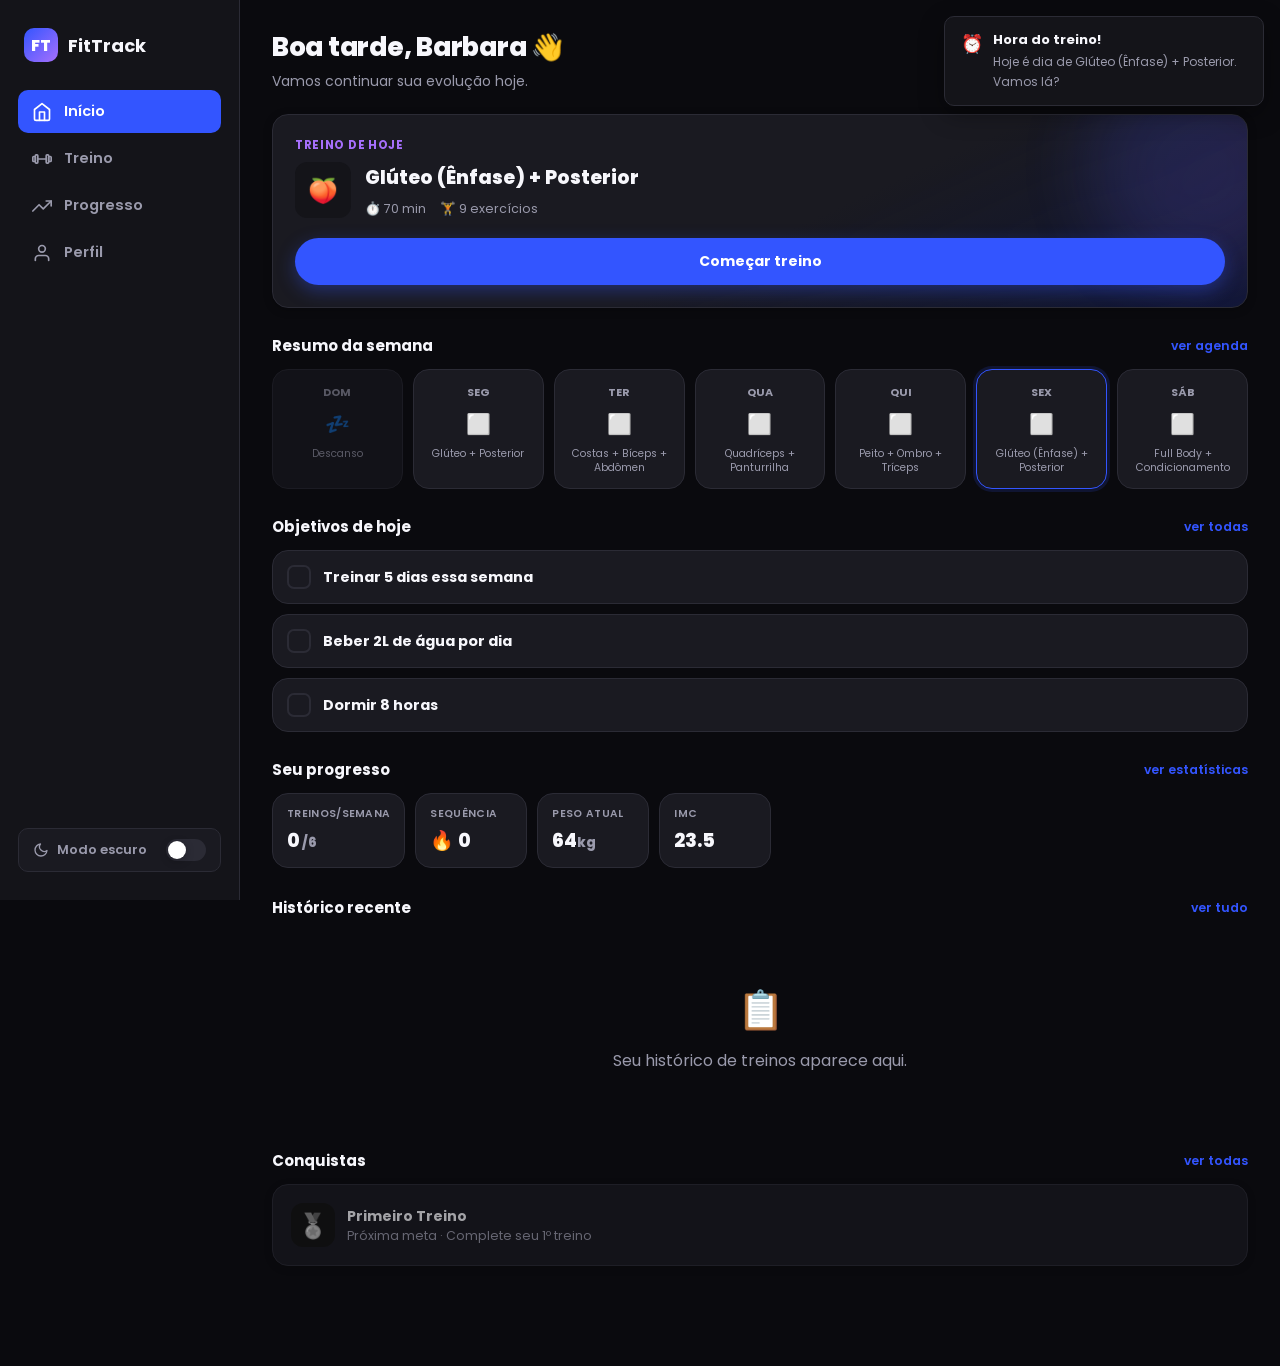
<file: FitTrack.html>
<!DOCTYPE html>
<html lang="pt-BR">
<head>
<meta charset="UTF-8">
<meta name="viewport" content="width=device-width, initial-scale=1.0, viewport-fit=cover">
<title>FitForAll</title>
<meta name="description" content="Organize seus treinos, acompanhe seu progresso e siga seu cronograma semanal.">
<link rel="manifest" href="manifest.json">
<meta name="theme-color" content="#0A0A0E">
<meta name="mobile-web-app-capable" content="yes">
<meta name="apple-mobile-web-app-capable" content="yes">
<meta name="apple-mobile-web-app-status-bar-style" content="black-translucent">
<meta name="apple-mobile-web-app-title" content="FitForAll">
<link rel="apple-touch-icon" href="icons/apple-touch-icon.png">
<link rel="icon" href="icons/icon-192.png">
<link rel="icon" type="image/x-icon" href="favicon.ico">
<link rel="preconnect" href="https://fonts.googleapis.com">
<link rel="preconnect" href="https://fonts.gstatic.com" crossorigin>
<link rel="stylesheet" href="https://fonts.googleapis.com/css2?family=Poppins:wght@400;500;600;700;800&display=swap" media="print" onload="this.media='all'">
<noscript><link rel="stylesheet" href="https://fonts.googleapis.com/css2?family=Poppins:wght@400;500;600;700;800&display=swap"></noscript>
<style>
/* ==========================================================================
   FitForAll — Design Tokens
   ========================================================================== */
:root{
  --black:#0D0D12;
  --white:#FFFFFF;
  --gray:#F7F7FC;
  --blue:#3355FF;
  --purple:#A66FFC;
  --green:#22C55E;
  --red:#EF4444;

  --bg:#0A0A0E;
  --bg-elevated:#141419;
  --bg-card:#1A1A21;
  --bg-card-hover:#212129;
  --border:#2B2B35;
  --text:#F7F7FC;
  --text-dim:#9A9AAC;
  --text-faint:#57576A;
  --accent:var(--blue);
  --accent-2:var(--purple);
  --accent-gradient:linear-gradient(135deg,var(--blue),var(--purple));
  --danger:var(--red);

  --radius-sm:10px;
  --radius:16px;
  --radius-lg:24px;
  --radius-pill:999px;

  --shadow-sm:0 2px 8px rgba(0,0,0,.25);
  --shadow:0 8px 24px rgba(0,0,0,.35);
  --shadow-lg:0 16px 48px rgba(0,0,0,.45);

  --ease:cubic-bezier(.22,1,.36,1);
  --font-display:'Poppins',system-ui,sans-serif;
  --font-body:'Poppins',system-ui,sans-serif;
}

body.light{
  --bg:#F7F7FC;
  --bg-elevated:#FFFFFF;
  --bg-card:#FFFFFF;
  --bg-card-hover:#EFEFF7;
  --border:#E3E3EF;
  --text:#1D1D1F;
  --text-dim:#6B6B78;
  --text-faint:#A2A2AE;
  --shadow-sm:0 2px 8px rgba(29,29,31,.06);
  --shadow:0 8px 24px rgba(29,29,31,.08);
  --shadow-lg:0 16px 48px rgba(29,29,31,.12);
}

*,*::before,*::after{box-sizing:border-box;margin:0;padding:0;}
html{-webkit-tap-highlight-color:transparent;}
body{
  font-family:var(--font-body);
  background:var(--bg);
  color:var(--text);
  min-height:100vh;
  transition:background .4s var(--ease),color .4s var(--ease);
  overflow-x:hidden;
}
h1,h2,h3,h4{font-family:var(--font-display);letter-spacing:-.01em;}
button{font-family:inherit;cursor:pointer;border:none;background:none;color:inherit;}
input,select,textarea{font-family:inherit;color:inherit;}
a{color:inherit;text-decoration:none;}
::selection{background:var(--accent);color:#fff;}

/* Scrollbar */
::-webkit-scrollbar{width:8px;height:8px;}
::-webkit-scrollbar-thumb{background:var(--border);border-radius:99px;}
::-webkit-scrollbar-track{background:transparent;}

/* Reduced motion */
@media (prefers-reduced-motion: reduce){
  *{animation-duration:.001ms !important;transition-duration:.001ms !important;}
}

/* ==========================================================================
   Layout shell
   ========================================================================== */
#app{
  display:flex;
  min-height:100vh;
}

.sidebar{
  width:240px;
  flex-shrink:0;
  background:var(--bg-elevated);
  border-right:1px solid var(--border);
  padding:28px 18px;
  display:flex;
  flex-direction:column;
  gap:28px;
  position:sticky;
  top:0;
  height:100vh;
}
.brand{
  display:flex;
  align-items:center;
  gap:10px;
  padding:0 6px;
}
.brand-mark{
  width:34px;height:34px;border-radius:10px;
  background:var(--accent-gradient);
  display:flex;align-items:center;justify-content:center;
  font-family:var(--font-display);font-weight:800;color:#fff;font-size:16px;
  flex-shrink:0;
}
.brand-name{font-family:var(--font-display);font-weight:700;font-size:18px;}

.nav{display:flex;flex-direction:column;gap:4px;}
.nav-item{
  display:flex;align-items:center;gap:12px;
  padding:11px 14px;border-radius:var(--radius-sm);
  color:var(--text-dim);font-weight:600;font-size:14.5px;
  transition:background .25s var(--ease),color .25s var(--ease),transform .15s var(--ease);
}
.nav-item .ico{width:20px;height:20px;display:flex;align-items:center;justify-content:center;flex-shrink:0;}
.nav-item:hover{background:var(--bg-card-hover);color:var(--text);}
.nav-item.active{background:var(--accent);color:#fff;}
.nav-item:active{transform:scale(.97);}

.sidebar-footer{margin-top:auto;display:flex;flex-direction:column;gap:10px;}
.theme-toggle{
  display:flex;align-items:center;justify-content:space-between;
  padding:10px 14px;border-radius:var(--radius-sm);background:var(--bg-card);
  border:1px solid var(--border);font-size:13px;color:var(--text-dim);font-weight:600;
}
.switch{
  width:40px;height:22px;border-radius:99px;background:var(--border);position:relative;transition:background .3s var(--ease);
}
.switch::after{
  content:'';position:absolute;top:2px;left:2px;width:18px;height:18px;border-radius:50%;
  background:#fff;transition:transform .3s var(--ease);box-shadow:var(--shadow-sm);
}
body.light .switch{background:var(--accent);}
body.light .switch::after{transform:translateX(18px);}

main.view-wrap{
  flex:1;
  min-width:0;
  padding:28px 32px 100px;
  max-width:1180px;
}

/* Mobile bottom nav */
.mobile-nav{
  display:none;
  position:fixed;bottom:0;left:0;right:0;
  background:var(--bg-elevated);
  border-top:1px solid var(--border);
  padding:8px 8px calc(8px + env(safe-area-inset-bottom));
  z-index:60;
  justify-content:space-around;
}
.mobile-nav .nav-item{
  flex:0 0 auto;min-width:60px;flex-direction:column;gap:4px;font-size:10.5px;
  padding:7px 8px;text-align:center;white-space:nowrap;border-radius:12px;
}
.mobile-nav .nav-item .lbl{white-space:nowrap;}
.mobile-nav .nav-item .ico{width:22px;height:22px;}
.mobile-nav .nav-item.active{background:var(--accent);}

@media (max-width: 880px){
  .sidebar{display:none;}
  .mobile-nav{display:flex;}
  main.view-wrap{padding:18px 16px 90px;max-width:100%;}
}

/* ==========================================================================
   Header / greeting
   ========================================================================== */
.view-header{
  display:flex;justify-content:space-between;align-items:flex-start;
  margin-bottom:22px;flex-wrap:wrap;gap:12px;
}
.greeting h1{font-size:26px;font-weight:800;}
.greeting p{color:var(--text-dim);font-size:14px;margin-top:4px;}
.header-actions{display:flex;gap:10px;align-items:center;}
.icon-btn{
  width:40px;height:40px;border-radius:50%;background:var(--bg-card);
  border:1px solid var(--border);display:flex;align-items:center;justify-content:center;
  font-size:17px;transition:transform .15s var(--ease),background .2s;
  position:relative;
}
.icon-btn:hover{background:var(--bg-card-hover);}
.icon-btn:active{transform:scale(.92);}
.badge-dot{
  position:absolute;top:6px;right:6px;width:8px;height:8px;border-radius:50%;
  background:var(--red);border:2px solid var(--bg-elevated);
}

/* ==========================================================================
   Cards & grid
   ========================================================================== */
.grid{display:grid;gap:16px;}
.grid-2{grid-template-columns:repeat(2,1fr);}
.grid-3{grid-template-columns:repeat(3,1fr);}
.grid-4{grid-template-columns:repeat(4,1fr);}
@media (max-width: 720px){
  .grid-2,.grid-3,.grid-4{grid-template-columns:repeat(2,1fr);}
}
@media (max-width: 460px){
  .grid-3,.grid-4{grid-template-columns:repeat(2,1fr);}
}

.card{
  background:var(--bg-card);
  border:1px solid var(--border);
  border-radius:var(--radius);
  padding:18px;
  box-shadow:var(--shadow-sm);
  transition:transform .25s var(--ease),box-shadow .25s var(--ease),background .3s var(--ease),border-color .3s;
}
.card.interactive:hover{transform:translateY(-3px);box-shadow:var(--shadow);border-color:var(--accent);}
.card.interactive:active{transform:translateY(-1px) scale(.99);}

.stat-card{display:flex;flex-direction:column;gap:6px;}
.stat-card .stat-label{font-size:12.5px;color:var(--text-dim);font-weight:600;text-transform:uppercase;letter-spacing:.03em;}
.stat-card .stat-value{font-family:var(--font-display);font-size:26px;font-weight:800;}
.stat-card .stat-sub{font-size:12px;color:var(--text-faint);}

/* Hero card — dominant "what should I do now" CTA on the Home screen */
.hero-card{
  position:relative;overflow:hidden;padding:22px;
  background:linear-gradient(155deg, var(--bg-card) 0%, var(--bg-card) 55%, rgba(51,85,255,.16) 100%);
}
.hero-card::before{
  content:'';position:absolute;top:-60px;right:-60px;width:220px;height:220px;border-radius:50%;
  background:var(--accent-gradient);opacity:.16;filter:blur(36px);pointer-events:none;
}
.hero-eyebrow{
  font-size:11.5px;font-weight:700;color:var(--purple);text-transform:uppercase;
  letter-spacing:.06em;margin-bottom:8px;
}
.hero-meta{display:flex;gap:14px;flex-wrap:wrap;margin-top:8px;font-size:12.5px;color:var(--text-dim);}
.hero-meta span{display:inline-flex;align-items:center;gap:5px;}
.hero-cta{width:100%;padding:17px 24px;font-size:15.5px;margin-top:20px;position:relative;}

/* Condensed progress strip — secondary to the hero CTA */
.progress-strip{display:flex;gap:10px;overflow-x:auto;padding-bottom:2px;-webkit-overflow-scrolling:touch;scrollbar-width:none;}
.progress-strip::-webkit-scrollbar{display:none;}
.progress-chip{
  flex:0 0 auto;min-width:112px;background:var(--bg-card);border:1px solid var(--border);
  border-radius:var(--radius);padding:12px 14px;display:flex;flex-direction:column;gap:4px;
}
.progress-chip .stat-label{font-size:10.5px;color:var(--text-dim);font-weight:600;text-transform:uppercase;letter-spacing:.03em;}
.progress-chip .stat-value{font-family:var(--font-display);font-size:19px;font-weight:800;}

/* Compact preview rows (recent history / latest achievement) */
.mini-preview-row{display:flex;align-items:center;gap:12px;}

.section-title{
  font-size:15px;font-weight:700;margin:26px 0 12px;
  display:flex;align-items:center;justify-content:space-between;
}
.section-title .link{font-size:12.5px;color:var(--accent);font-weight:600;}

/* Progress bars */
.progress-track{
  width:100%;height:9px;border-radius:99px;background:var(--border);overflow:hidden;
}
.progress-fill{
  height:100%;border-radius:99px;
  background:linear-gradient(90deg,var(--blue),var(--purple));
  width:0%;
  transition:width 1s var(--ease);
}
.progress-fill.thin{background:var(--accent);}

.ring{position:relative;width:78px;height:78px;flex-shrink:0;}
.ring svg{transform:rotate(-90deg);}
.ring circle{fill:none;stroke-width:8;}
.ring .bg{stroke:var(--border);}
.ring .fg{stroke:var(--accent-2);stroke-linecap:round;transition:stroke-dashoffset 1.2s var(--ease);}
.ring-label{
  position:absolute;inset:0;display:flex;align-items:center;justify-content:center;
  font-weight:800;font-size:15px;font-family:var(--font-display);
}

/* Streak flame */
.streak-badge{
  display:flex;align-items:center;gap:8px;font-family:var(--font-display);font-weight:800;font-size:24px;
}

/* Buttons */
.btn{
  display:inline-flex;align-items:center;justify-content:center;gap:8px;
  padding:13px 20px;border-radius:var(--radius-pill);font-weight:700;font-size:14px;
  transition:transform .15s var(--ease),box-shadow .25s var(--ease),background .2s,opacity .2s;
}
.btn-primary{background:var(--accent);color:#fff;box-shadow:0 6px 18px rgba(51,85,255,.35);}
.btn-primary:hover{box-shadow:0 8px 24px rgba(51,85,255,.5);transform:translateY(-1px);}
.btn-primary:active{transform:translateY(0) scale(.97);}
.btn-success{background:var(--green);color:#fff;box-shadow:0 6px 18px rgba(34,197,94,.35);}
.btn-success:active{transform:scale(.97);}
.btn-danger{background:var(--red);color:#fff;}
.btn-ghost{background:var(--bg-card);border:1px solid var(--border);color:var(--text);}
.btn-ghost:hover{background:var(--bg-card-hover);}
.btn-block{width:100%;}
.btn-sm{padding:9px 14px;font-size:12.5px;}
.btn:disabled{opacity:.4;cursor:not-allowed;}
.btn-icon{width:44px;height:44px;padding:0;border-radius:50%;font-size:17px;}

/* Chips / filters */
.chip-row{display:flex;flex-wrap:wrap;gap:8px;}
.chip{
  padding:8px 14px;border-radius:var(--radius-pill);font-size:12.5px;font-weight:600;
  background:var(--bg-card);border:1px solid var(--border);color:var(--text-dim);
  transition:all .2s var(--ease);
}
.chip:hover{color:var(--text);border-color:var(--accent);}
.chip.active{background:var(--accent);color:#fff;border-color:var(--accent);}

/* Weekly calendar */
.week-grid{display:grid;grid-template-columns:repeat(7,1fr);gap:10px;}
@media (max-width:720px){.week-grid{grid-template-columns:repeat(4,1fr);}}
.day-card{
  border-radius:var(--radius);padding:14px 8px;text-align:center;
  background:var(--bg-card);border:1px solid var(--border);
  display:flex;flex-direction:column;align-items:center;gap:8px;
  transition:all .25s var(--ease);
}
.day-card.today{border-color:var(--accent);box-shadow:0 0 0 3px rgba(51,85,255,.15);}
.day-card.done{background:rgba(34,197,94,.08);border-color:var(--green);}
.day-card.rest{opacity:.55;}
.day-name{font-size:11px;color:var(--text-dim);font-weight:700;text-transform:uppercase;}
.day-status{font-size:20px;}
.day-workout{font-size:10.5px;color:var(--text-dim);line-height:1.3;min-height:26px;}

/* List rows */
.list-row{
  display:flex;align-items:center;gap:14px;padding:14px;border-radius:var(--radius);
  background:var(--bg-card);border:1px solid var(--border);margin-bottom:10px;
  transition:all .2s var(--ease);
}
.list-row:hover{border-color:var(--accent);}
.list-row-icon{
  width:44px;height:44px;border-radius:12px;background:var(--bg-elevated);
  display:flex;align-items:center;justify-content:center;font-size:19px;flex-shrink:0;
}
.list-row-body{flex:1;min-width:0;}
.list-row-title{font-weight:700;font-size:14.5px;}
.list-row-sub{font-size:12.5px;color:var(--text-dim);margin-top:2px;}

/* Editor de treino: arrastar-e-soltar pra reordenar exercícios */
.drag-hint{font-size:12px;color:var(--text-faint);margin-bottom:10px;}
.drag-handle{
  flex-shrink:0;width:22px;height:44px;display:flex;align-items:center;justify-content:center;
  color:var(--text-faint);font-size:18px;cursor:grab;touch-action:none;user-select:none;
  letter-spacing:-2px;line-height:1;
}
.drag-handle:active{cursor:grabbing;}
.draggable-row.dragging{
  opacity:.9;box-shadow:var(--shadow-lg);border-color:var(--accent);
  position:relative;z-index:20;
}
.add-exercise-row:hover{border-color:var(--accent);background:var(--bg-card-hover);}

/* Exercise card */
.exercise-card{cursor:pointer;}
.exercise-thumb{
  width:100%;aspect-ratio:16/10;border-radius:var(--radius-sm);
  background:linear-gradient(135deg,var(--bg-elevated),var(--bg-card-hover));
  display:flex;align-items:center;justify-content:center;font-size:34px;margin-bottom:10px;
  border:1px solid var(--border);
}
.exercise-name{font-weight:700;font-size:14px;}
.exercise-meta{font-size:11.5px;color:var(--text-dim);margin-top:3px;}
.muscle-tag{
  display:inline-block;margin-top:8px;padding:3px 9px;border-radius:99px;font-size:10.5px;font-weight:700;
  background:rgba(51,85,255,.14);color:var(--blue);
}

/* Modal / overlay */
.overlay{
  position:fixed;inset:0;background:rgba(0,0,0,.6);backdrop-filter:blur(4px);
  display:flex;align-items:flex-end;justify-content:center;z-index:100;
  opacity:0;pointer-events:none;transition:opacity .3s var(--ease);
}
.overlay.open{opacity:1;pointer-events:auto;}
@media (min-width:720px){.overlay{align-items:center;}}
.modal{
  background:var(--bg-elevated);border-radius:22px 22px 0 0;
  width:100%;max-width:560px;max-height:88vh;overflow-y:auto;
  padding:22px;transform:translateY(40px);transition:transform .35s var(--ease);
  border:1px solid var(--border);
}
@media (min-width:720px){.modal{border-radius:22px;transform:translateY(20px) scale(.97);}}
.overlay.open .modal{transform:translateY(0) scale(1);}
.modal-handle{width:40px;height:4px;background:var(--border);border-radius:99px;margin:0 auto 16px;}
.modal-close{
  position:absolute;top:16px;right:16px;width:34px;height:34px;border-radius:50%;
  background:var(--bg-card);display:flex;align-items:center;justify-content:center;
}

/* Full-screen workout runner */
.runner{
  position:fixed;inset:0;background:var(--bg);z-index:200;
  display:flex;flex-direction:column;
  transform:translateY(100%);transition:transform .4s var(--ease);
}
.runner.open{transform:translateY(0);}
.runner-header{
  padding:18px 20px;display:flex;align-items:center;justify-content:space-between;
  border-bottom:1px solid var(--border);
}
.runner-body{flex:1;overflow-y:auto;padding:24px 20px 40px;display:flex;flex-direction:column;align-items:center;}
.runner-exercise-media{
  width:100%;max-width:340px;aspect-ratio:4/3;border-radius:var(--radius-lg);
  background:linear-gradient(135deg,var(--bg-elevated),var(--bg-card-hover));
  display:flex;align-items:center;justify-content:center;font-size:64px;margin-bottom:18px;
  border:1px solid var(--border);
}
.runner-title{font-size:22px;font-weight:800;text-align:center;}
.runner-muscle{color:var(--text-dim);font-size:13px;margin-top:4px;text-align:center;}
.set-tracker{width:100%;max-width:400px;margin-top:24px;display:flex;flex-direction:column;gap:10px;}
.set-row{
  display:flex;align-items:center;gap:10px;background:var(--bg-card);border:1px solid var(--border);
  border-radius:var(--radius-sm);padding:10px 12px;transition:all .2s var(--ease);
}
.set-row.done{border-color:var(--green);background:rgba(34,197,94,.07);}
.set-num{width:26px;height:26px;border-radius:50%;background:var(--bg-elevated);display:flex;align-items:center;justify-content:center;font-size:12px;font-weight:700;flex-shrink:0;}
.set-row input{
  width:100%;background:var(--bg-elevated);border:1px solid var(--border);border-radius:8px;
  padding:8px 10px;font-size:14px;text-align:center;
}
.set-field{flex:1;display:flex;flex-direction:column;gap:3px;}
.set-field label{font-size:9.5px;color:var(--text-faint);text-transform:uppercase;font-weight:700;text-align:center;}
.set-check{
  width:34px;height:34px;border-radius:50%;background:var(--bg-elevated);border:1px solid var(--border);
  display:flex;align-items:center;justify-content:center;flex-shrink:0;transition:all .2s var(--ease);
}
.set-row.done .set-check{background:var(--green);border-color:var(--green);color:#fff;}
.runner-footer{padding:16px 20px calc(16px + env(safe-area-inset-bottom));border-top:1px solid var(--border);}
.rest-compare{font-size:12px;color:var(--text-dim);margin-top:14px;text-align:center;}
.rest-compare b{color:var(--text);}

/* Rest timer — experiência full-screen, estilo Hevy */
.rest-overlay{
  position:fixed;inset:0;z-index:200;
  background:var(--bg);
  display:flex;align-items:center;justify-content:center;
  opacity:0;transition:opacity .3s var(--ease);
}
.rest-overlay.open{opacity:1;}
.rest-overlay-inner{width:100%;max-width:380px;padding:32px 24px;text-align:center;}
.rest-eyebrow{font-size:13px;font-weight:700;color:var(--purple);text-transform:uppercase;letter-spacing:.08em;margin-bottom:24px;}
.rest-ring{position:relative;width:220px;height:220px;margin:0 auto 28px;}
.rest-ring svg{width:100%;height:100%;transform:rotate(-90deg);}
.rest-ring circle{fill:none;stroke-width:10;}
.rest-ring-bg{stroke:var(--border);}
.rest-ring-fg{stroke:var(--blue);stroke-linecap:round;transition:stroke-dashoffset 1s linear;}
.rest-time{position:absolute;inset:0;display:flex;align-items:center;justify-content:center;font-family:var(--font-display);font-size:52px;font-weight:800;}
.rest-next{margin-bottom:28px;min-height:40px;}
.rest-next-label{font-size:12px;color:var(--text-dim);text-transform:uppercase;letter-spacing:.05em;}
.rest-next-name{font-size:18px;font-weight:800;margin-top:4px;line-height:1.3;}
.rest-actions{display:flex;flex-direction:column;gap:12px;}

/* Completion celebration */
.celebrate{
  display:flex;flex-direction:column;align-items:center;text-align:center;gap:14px;padding:30px 10px;
}
.celebrate .emoji{font-size:64px;}
.celebrate h2{font-size:24px;}
.celebrate p{color:var(--text-dim);font-size:14px;}
.celebrate-stats{display:flex;gap:20px;margin:10px 0;}
.celebrate-stats div{text-align:center;}
.celebrate-stats b{display:block;font-size:20px;font-family:var(--font-display);}
.celebrate-stats span{font-size:11px;color:var(--text-dim);}

/* Confetti */
.confetti-piece{
  position:fixed;top:-10px;width:8px;height:14px;z-index:300;pointer-events:none;
  animation:confetti-fall linear forwards;
}
@keyframes confetti-fall{
  to{transform:translateY(105vh) rotate(540deg);opacity:.3;}
}

/* Toast / notification */
.toast-wrap{position:fixed;top:16px;right:16px;z-index:400;display:flex;flex-direction:column;gap:10px;max-width:320px;}
.toast{
  background:var(--bg-elevated);border:1px solid var(--border);border-radius:var(--radius-sm);
  padding:13px 16px;box-shadow:var(--shadow);font-size:13px;display:flex;gap:10px;align-items:flex-start;
  animation:toast-in .35s var(--ease);
}
@keyframes toast-in{from{transform:translateX(30px);opacity:0;}to{transform:translateX(0);opacity:1;}}
.toast b{display:block;font-size:13px;margin-bottom:2px;}
.toast span{color:var(--text-dim);font-size:12px;}

/* Forms */
.field{display:flex;flex-direction:column;gap:6px;margin-bottom:14px;min-width:0;}
.field label{font-size:12.5px;font-weight:600;color:var(--text-dim);}
.field input,.field select,.field textarea{
  width:100%;
  background:var(--bg-card);border:1px solid var(--border);border-radius:var(--radius-sm);
  padding:12px 14px;font-size:14px;transition:border-color .2s;
}
.field input:focus,.field select:focus,.field textarea:focus{outline:none;border-color:var(--accent);}
.field-row{display:grid;grid-template-columns:minmax(0,1fr) minmax(0,1fr);gap:12px;}

/* Tabs */
.tabs{display:flex;gap:6px;border-bottom:1px solid var(--border);margin-bottom:18px;overflow-x:auto;}
.tab-btn{
  padding:10px 14px;font-size:13px;font-weight:700;color:var(--text-dim);white-space:nowrap;
  border-bottom:2px solid transparent;transition:all .2s;
}
.tab-btn.active{color:var(--text);border-color:var(--accent);}

/* Goals */
.goal-row{display:flex;align-items:center;gap:12px;}
.goal-check{
  width:24px;height:24px;border-radius:7px;border:2px solid var(--border);flex-shrink:0;
  display:flex;align-items:center;justify-content:center;font-size:13px;transition:all .2s var(--ease);
}
.goal-row.done .goal-check{background:var(--green);border-color:var(--green);color:#fff;}
.goal-row.done .list-row-title{text-decoration:line-through;color:var(--text-dim);}

/* Achievement */
.ach-card{text-align:center;padding:18px 10px;}
.ach-emoji{font-size:32px;display:block;margin-bottom:8px;filter:grayscale(1);opacity:.35;transition:all .3s var(--ease);}
.ach-card.unlocked .ach-emoji{filter:none;opacity:1;}
.ach-card.unlocked{border-color:var(--accent);}
.ach-name{font-size:12.5px;font-weight:700;}
.ach-desc{font-size:10.5px;color:var(--text-dim);margin-top:3px;}

/* Empty state */
.empty-state{text-align:center;padding:50px 20px;color:var(--text-dim);}
.empty-state .emoji{font-size:38px;display:block;margin-bottom:10px;}

/* Simple bar chart */
.bar-chart{display:flex;align-items:flex-end;gap:8px;height:140px;padding-top:10px;}
.bar-chart .bar-col{flex:1;display:flex;flex-direction:column;align-items:center;justify-content:flex-end;height:100%;gap:6px;}
.bar-chart .bar{
  width:100%;max-width:26px;border-radius:6px 6px 2px 2px;background:linear-gradient(180deg,var(--blue),var(--purple));
  transition:height 1s var(--ease);min-height:3px;
}
.bar-chart .bar-label{font-size:10px;color:var(--text-dim);font-weight:600;}

/* Line sparkline */
.line-chart-wrap{width:100%;overflow-x:auto;}

/* Fade / slide in */
.view-enter{animation:view-in .4s var(--ease);}
@keyframes view-in{from{opacity:0;transform:translateY(10px);}to{opacity:1;transform:translateY(0);}}

.mood-row{display:flex;gap:10px;justify-content:center;flex-wrap:wrap;}
.mood-opt{
  display:flex;flex-direction:column;align-items:center;gap:6px;padding:14px 10px;border-radius:var(--radius);
  background:var(--bg-card);border:2px solid var(--border);flex:1;min-width:70px;transition:all .2s var(--ease);
}
.mood-opt .em{font-size:26px;}
.mood-opt span{font-size:10.5px;font-weight:700;color:var(--text-dim);}
.mood-opt.selected{border-color:var(--accent);background:rgba(51,85,255,.08);}

.skeleton{
  background:linear-gradient(90deg,var(--bg-card) 25%,var(--bg-card-hover) 50%,var(--bg-card) 75%);
  background-size:200% 100%;animation:shimmer 1.4s infinite;border-radius:var(--radius-sm);
}
@keyframes shimmer{from{background-position:200% 0;}to{background-position:-200% 0;}}

.loader-screen{
  position:fixed;inset:0;background:var(--bg);z-index:999;display:flex;flex-direction:column;
  align-items:center;justify-content:center;gap:16px;transition:opacity .5s var(--ease);
}
.loader-ring{
  width:44px;height:44px;border-radius:50%;border:4px solid var(--border);border-top-color:var(--accent);
  animation:spin 0.8s linear infinite;
}
@keyframes spin{to{transform:rotate(360deg);}}
.loader-screen p{color:var(--text-dim);font-size:13px;font-weight:600;}

hr.sep{border:none;border-top:1px solid var(--border);margin:20px 0;}

</style>
</head>
<body>

<div class="loader-screen" id="loader">
  <div class="loader-ring"></div>
  <p>Carregando seu treino...</p>
</div>

<div id="app"></div>

<script>
/* ==========================================================================
   FitTrack — Persistência (LocalStorage)
   ========================================================================== */

const STORAGE_KEY = 'fittrack_state_v1';

function defaultState(){
  return {
    version:1,
    user:{
      name:'Barbara',
      height:165,
      weight:64,
      startWeight:68,
      goal:'hipertrofia',
      availableDays:5,
      avgWorkoutTime:50,
      theme:'dark',
    },
    weekPlan: JSON.parse(JSON.stringify(DEFAULT_WEEK_PLAN)),
    templateOverrides:{},      // { templateId: { exercises:[...] } } — treinos personalizados pelo usuário
    customTemplates:{},        // { templateId: {...} } — treinos criados do zero (ex: duplicados)
    customExercises:[],        // exercícios criados pelo usuário, no mesmo formato de EXERCISE_LIBRARY
    completedDates:{},        // { 'YYYY-MM-DD': workoutTemplateId }
    history:[],                // sessões completas
    goals:[
      {id:cryptoId(), text:'Treinar 5 dias essa semana', done:false, category:'treino'},
      {id:cryptoId(), text:'Beber 2L de água por dia', done:false, category:'saude'},
      {id:cryptoId(), text:'Dormir 8 horas', done:false, category:'saude'},
      {id:cryptoId(), text:'Fazer cardio 2x na semana', done:false, category:'treino'},
    ],
    checkins:{},                // { 'YYYY-MM-DD': moodId }
    weightLog:[],                // [{date, weight}]
    measurements:[],             // [{date, arm, waist, hips, thigh}] — medidas corporais
    unlockedAchievements:[],
    fullWeeksCompleted:0,
    exerciseLoads:{},            // { exerciseId: [{date, weight, reps, notes}] }
    notifications:[],
    lastSeenNotif:0,
  };
}

function cryptoId(){
  return 'id_' + Math.random().toString(36).slice(2,10) + Date.now().toString(36);
}

function loadState(){
  try{
    const raw = localStorage.getItem(STORAGE_KEY);
    if(!raw) return defaultState();
    const parsed = JSON.parse(raw);
    // merge defaults for forward-compat
    return Object.assign(defaultState(), parsed, {
      user: Object.assign(defaultState().user, parsed.user||{}),
    });
  }catch(e){
    console.error('Erro ao carregar dados', e);
    return defaultState();
  }
}

function saveState(state){
  try{
    localStorage.setItem(STORAGE_KEY, JSON.stringify(state));
    return true;
  }catch(e){
    console.error('Erro ao salvar dados', e);
    return false;
  }
}

function todayKey(d){
  const date = d || new Date();
  return date.getFullYear()+'-'+String(date.getMonth()+1).padStart(2,'0')+'-'+String(date.getDate()).padStart(2,'0');
}

function computeStreak(completedDates){
  let streak = 0;
  let d = new Date();
  // if today not done yet, start counting from yesterday
  if(!completedDates[todayKey(d)]){
    d.setDate(d.getDate()-1);
  }
  while(true){
    const key = todayKey(d);
    const wasRestDay = getTemplate(state.weekPlan[d.getDay()])?.id === 'descanso';
    if(completedDates[key]){
      streak++;
      d.setDate(d.getDate()-1);
    } else if(wasRestDay){
      d.setDate(d.getDate()-1);
    } else {
      break;
    }
  }
  return streak;
}

</script>
<script>
/* ==========================================================================
   FitTrack — Dados semente (biblioteca de exercícios, treinos, conquistas)
   ========================================================================== */

const MUSCLE_ICONS = {
  peito:'💪', costas:'🏋️', pernas:'🦵', gluteos:'🍑', ombros:'🤸',
  biceps:'💪', triceps:'💪', abdomen:'🔥', cardio:'🏃'
};

const EXERCISE_LIBRARY = [
  {id:'ex_supino', name:'Supino Reto', muscle:'peito', desc:'Exercício composto para desenvolvimento do peitoral maior, usando barra ou halteres deitado no banco.',
    execution:'Deite no banco, pés firmes no chão, desça a barra até tocar levemente o peito e empurre de volta explosivamente, sem travar os cotovelos.',
    mistakes:'Arquear demais a lombar, descer a barra rápido demais e usar amplitude incompleta.'},
  {id:'ex_supino_halteres', name:'Supino com Halteres', muscle:'peito', desc:'Variação do supino com halteres, permite maior amplitude e ativação estabilizadora.',
    execution:'Deitado no banco, desça os halteres ao lado do peito controlando o movimento e empurre para cima sem travar os cotovelos.',
    mistakes:'Deixar os halteres se chocarem no topo e perder o alinhamento dos punhos.'},
  {id:'ex_supino_maquina', name:'Supino Máquina', muscle:'peito', desc:'Exercício guiado para peitoral com menor exigência de estabilização.',
    execution:'Ajuste o banco na altura correta, empurre os manípulos à frente sem travar os cotovelos e retorne controlado.',
    mistakes:'Ajustar o banco na altura errada, sobrecarregando o ombro.'},
  {id:'ex_supino_inclinado', name:'Supino Inclinado', muscle:'peito', desc:'Trabalha a porção superior do peitoral com o banco inclinado entre 30-45°.',
    execution:'Ajuste o banco a 30-45°, controle a descida até a linha da clavícula e empurre para cima.',
    mistakes:'Inclinar demais o banco (vira ombro) e usar carga excessiva perdendo a técnica.'},
  {id:'ex_crucifixo', name:'Crucifixo', muscle:'peito', desc:'Isolamento do peitoral com halteres, foco no alongamento e contração.',
    execution:'Braços levemente flexionados, abra os halteres em arco até sentir alongamento e retorne contraindo o peito.',
    mistakes:'Flexionar totalmente o cotovelo (vira supino) e descer além do conforto do ombro.'},
  {id:'ex_crucifixo_maquina', name:'Crucifixo Máquina (Peck Deck)', muscle:'peito', desc:'Isolamento do peitoral em máquina, ótimo para controlar a amplitude com segurança.',
    execution:'Sentado, junte os apoios à frente do peito contraindo o peitoral e retorne controlado até o alongamento.',
    mistakes:'Usar impulso do tronco para frente e amplitude excessiva forçando o ombro.'},
  {id:'ex_puxada', name:'Puxada Frontal', muscle:'costas', desc:'Exercício de puxada vertical para desenvolvimento do latíssimo do dorso.',
    execution:'Puxe a barra em direção à parte superior do peito, contraindo as escápulas, e controle a subida.',
    mistakes:'Usar impulso do corpo e puxar atrás da nuca, o que sobrecarrega o ombro.'},
  {id:'ex_remada', name:'Remada Curvada', muscle:'costas', desc:'Trabalha espessura das costas com barra ou halteres em posição inclinada.',
    execution:'Tronco inclinado a 45°, puxe o peso em direção ao abdômen mantendo a coluna neutra.',
    mistakes:'Arredondar as costas e usar balanço excessivo do tronco.'},
  {id:'ex_remada_baixa', name:'Remada Baixa', muscle:'costas', desc:'Exercício de puxada horizontal em polia baixa para espessura das costas.',
    execution:'Sentado, puxe o cabo até o abdômen mantendo o tronco ereto e escápulas retraídas.',
    mistakes:'Balançar o tronco para trás e encolher os ombros durante o movimento.'},
  {id:'ex_remada_unilateral', name:'Remada Unilateral', muscle:'costas', desc:'Exercício com halter apoiado no banco, permite foco individual em cada lado das costas.',
    execution:'Apoie joelho e mão no banco, puxe o halter em direção ao quadril mantendo o cotovelo próximo ao corpo.',
    mistakes:'Girar o tronco para ajudar o movimento em vez de usar as costas.'},
  {id:'ex_pullover_cabo', name:'Pullover no Cabo', muscle:'costas', desc:'Exercício de isolamento para o latíssimo do dorso usando a polia alta.',
    execution:'Com os braços quase estendidos, puxe o cabo em arco até a altura das coxas contraindo as costas.',
    mistakes:'Flexionar demais os cotovelos, transformando o movimento em exercício de tríceps.'},
  {id:'ex_agachamento', name:'Agachamento Livre', muscle:'pernas', desc:'Exercício fundamental para quadríceps, glúteos e posteriores.',
    execution:'Pés na largura dos ombros, desça controlando o quadril para trás até coxas paralelas ao chão e suba.',
    mistakes:'Joelhos colapsando para dentro e perder a curvatura natural da lombar.'},
  {id:'ex_agachamento_smith', name:'Agachamento no Smith', muscle:'pernas', desc:'Agachamento guiado pela máquina Smith, com maior estabilidade e segurança de carga.',
    execution:'Posicione a barra sobre os trapézios, desça controlado até 90° de joelho e suba sem travar.',
    mistakes:'Posicionar os pés muito próximos da barra, sobrecarregando os joelhos.'},
  {id:'ex_agachamento_sumo', name:'Agachamento Sumô', muscle:'gluteos', desc:'Variação com pernas afastadas e pés rotacionados, prioriza glúteos e adutores.',
    execution:'Pés bem afastados e rotacionados para fora, desça mantendo os joelhos alinhados com os pés e suba contraindo o glúteo.',
    mistakes:'Deixar o tronco inclinar demais para frente e joelhos ultrapassarem a linha dos pés.'},
  {id:'ex_agachamento_bulgaro', name:'Agachamento Búlgaro', muscle:'gluteos', desc:'Exercício unilateral com o pé de trás apoiado, forte estímulo de glúteo e quadríceps.',
    execution:'Apoie o peito do pé de trás em um banco, desça o joelho da frente controlado e suba contraindo o glúteo.',
    mistakes:'Dar um passo curto demais, sobrecarregando o joelho da frente.'},
  {id:'ex_leg_press', name:'Leg Press', muscle:'pernas', desc:'Exercício guiado para quadríceps e glúteos com menor exigência de estabilização.',
    execution:'Posicione os pés na plataforma, desça controlado até 90° de flexão de joelho e empurre sem travar.',
    mistakes:'Descer demais tirando o quadril do encosto e travar os joelhos no topo.'},
  {id:'ex_cadeira_extensora', name:'Cadeira Extensora', muscle:'pernas', desc:'Isolamento do quadríceps na máquina extensora.',
    execution:'Sentado, estenda os joelhos contraindo o quadríceps no topo e desça controlado sem soltar o peso.',
    mistakes:'Usar impulso e soltar a carga rapidamente na descida.'},
  {id:'ex_stiff', name:'Stiff', muscle:'pernas', desc:'Exercício de cadeia posterior para posteriores de coxa e glúteos, feito com barra ou halteres.',
    execution:'Pernas levemente flexionadas, desça o peso próximo às pernas mantendo a coluna reta até sentir alongamento.',
    mistakes:'Curvar as costas e afastar demais o peso do corpo.'},
  {id:'ex_levantamento_romeno', name:'Levantamento Terra Romeno (RDL)', muscle:'pernas', desc:'Variação do stiff com maior amplitude no quadril, foco em posteriores e glúteos.',
    execution:'Empurre o quadril para trás mantendo a barra próxima às pernas, desça até sentir alongamento no posterior e retorne contraindo o glúteo.',
    mistakes:'Perder a curvatura neutra da coluna e flexionar demais os joelhos.'},
  {id:'ex_mesa_flexora', name:'Mesa Flexora', muscle:'pernas', desc:'Isolamento dos posteriores de coxa deitado na máquina flexora.',
    execution:'Deitado de bruços, flexione os joelhos trazendo o rolo em direção ao glúteo e desça controlado.',
    mistakes:'Elevar o quadril da mesa durante o movimento para compensar a carga.'},
  {id:'ex_cadeira_flexora', name:'Cadeira Flexora', muscle:'pernas', desc:'Isolamento dos posteriores de coxa sentado na máquina flexora.',
    execution:'Sentado, flexione os joelhos puxando o rolo para baixo e retorne controlado até a extensão.',
    mistakes:'Usar amplitude incompleta e soltar o peso rapidamente na volta.'},
  {id:'ex_afundo', name:'Afundo', muscle:'gluteos', desc:'Exercício unilateral para glúteos e quadríceps, ótimo para equilíbrio muscular.',
    execution:'De pé, dê um passo à frente e desça o joelho de trás quase tocando o chão, volte à posição inicial.',
    mistakes:'Deixar o joelho da frente ultrapassar muito a ponta do pé de forma instável.'},
  {id:'ex_afundo_andando', name:'Afundo Andando', muscle:'gluteos', desc:'Variação dinâmica do afundo, alternando as pernas a cada passo.',
    execution:'Dê um passo à frente descendo o joelho de trás, suba e continue andando alternando as pernas.',
    mistakes:'Dar passos muito curtos, perdendo a ativação do glúteo.'},
  {id:'ex_elevacao_pelvica', name:'Elevação Pélvica', muscle:'gluteos', desc:'Isolamento de glúteos com apoio nas escápulas no banco.',
    execution:'Apoie as escápulas no banco, eleve o quadril contraindo os glúteos no topo e desça controlado.',
    mistakes:'Hiperextender a lombar no topo do movimento em vez de usar os glúteos.'},
  {id:'ex_hip_thrust', name:'Hip Thrust', muscle:'gluteos', desc:'Um dos exercícios mais eficazes para hipertrofia de glúteos, feito com barra sobre o quadril.',
    execution:'Costas superiores apoiadas no banco, empurre o quadril para cima contraindo os glúteos no topo e desça controlado.',
    mistakes:'Hiperextender a lombar em vez de contrair o glúteo e posicionar a barra no lugar errado do quadril.'},
  {id:'ex_abdutora', name:'Cadeira Abdutora', muscle:'gluteos', desc:'Isolamento do glúteo médio abrindo as pernas contra a resistência da máquina.',
    execution:'Sentado, abra as pernas contra a resistência contraindo o glúteo médio e retorne controlado.',
    mistakes:'Usar impulso do tronco e amplitude muito curta.'},
  {id:'ex_kickback', name:'Glúteo no Cabo (Kickback)', muscle:'gluteos', desc:'Isolamento unilateral de glúteo levando a perna para trás contra o cabo.',
    execution:'Com o cabo preso ao tornozelo, leve a perna para trás contraindo o glúteo, sem arquear a lombar.',
    mistakes:'Usar a lombar para gerar o movimento em vez do glúteo.'},
  {id:'ex_panturrilha_pe', name:'Panturrilha em Pé', muscle:'pernas', desc:'Exercício para a panturrilha (gastrocnêmio) realizado em pé.',
    execution:'Em pé na plataforma, eleve os calcanhares o máximo possível e desça controlado até alongar.',
    mistakes:'Fazer o movimento rápido demais, sem controlar a fase excêntrica.'},
  {id:'ex_panturrilha_sentada', name:'Panturrilha Sentada', muscle:'pernas', desc:'Exercício para a panturrilha (sóleo) realizado sentado.',
    execution:'Sentado, eleve os calcanhares contraindo a panturrilha e desça controlado até o alongamento.',
    mistakes:'Usar amplitude incompleta e não pausar na contração máxima.'},
  {id:'ex_desenvolvimento', name:'Desenvolvimento com Halteres', muscle:'ombros', desc:'Exercício composto para deltoides, com foco na porção anterior e lateral.',
    execution:'Sentado ou em pé, empurre os halteres para cima até quase estender o cotovelo, sem travar.',
    mistakes:'Arquear as costas e usar impulso das pernas para levantar o peso.'},
  {id:'ex_desenvolvimento_maquina', name:'Desenvolvimento Máquina', muscle:'ombros', desc:'Exercício guiado para deltoides, com menor exigência de estabilização.',
    execution:'Sentado com as costas apoiadas, empurre os manípulos para cima sem travar os cotovelos e desça controlado.',
    mistakes:'Ajustar o assento muito baixo ou alto, sobrecarregando o ombro.'},
  {id:'ex_elevacao_lateral', name:'Elevação Lateral', muscle:'ombros', desc:'Isolamento do deltoide lateral para largura de ombros.',
    execution:'Eleve os halteres lateralmente até a altura dos ombros, cotovelos levemente flexionados.',
    mistakes:'Usar impulso do corpo e elevar acima da linha dos ombros com carga excessiva.'},
  {id:'ex_rosca_direta', name:'Rosca Direta', muscle:'biceps', desc:'Exercício clássico de isolamento do bíceps braquial.',
    execution:'Cotovelos fixos ao lado do corpo, flexione o antebraço contraindo o bíceps e desça controlado.',
    mistakes:'Balançar o tronco para ajudar o movimento e mover os cotovelos para frente.'},
  {id:'ex_rosca_alternada', name:'Rosca Alternada', muscle:'biceps', desc:'Variação unilateral que permite maior foco em cada braço.',
    execution:'Alterne a flexão de cada braço, girando o punho levemente ao subir (supinação).',
    mistakes:'Usar embalo do ombro e não controlar a fase excêntrica.'},
  {id:'ex_rosca_martelo', name:'Rosca Martelo', muscle:'biceps', desc:'Variação com pegada neutra, trabalha bíceps e antebraço.',
    execution:'Com as palmas voltadas uma para a outra, flexione os cotovelos sem girar o punho.',
    mistakes:'Balançar o tronco e usar impulso do ombro para levantar o peso.'},
  {id:'ex_triceps_corda', name:'Tríceps Corda', muscle:'triceps', desc:'Exercício de isolamento do tríceps na polia alta com corda.',
    execution:'Cotovelos fixos junto ao corpo, estenda os braços separando a corda no final do movimento.',
    mistakes:'Afastar os cotovelos do corpo e usar o peso do tronco para empurrar.'},
  {id:'ex_triceps_testa', name:'Tríceps Testa', muscle:'triceps', desc:'Exercício com barra deitado, foco na cabeça longa do tríceps.',
    execution:'Deitado, flexione os cotovelos levando a barra em direção à testa e estenda de volta.',
    mistakes:'Abrir os cotovelos durante a descida e usar amplitude excessiva na cervical.'},
  {id:'ex_triceps_frances', name:'Tríceps Francês', muscle:'triceps', desc:'Exercício com halter atrás da cabeça, foco na cabeça longa do tríceps.',
    execution:'Segure o halter com as duas mãos atrás da cabeça, estenda os cotovelos para cima e desça controlado.',
    mistakes:'Abrir demais os cotovelos e descer o peso rápido demais atrás da cabeça.'},
  {id:'ex_abdominal', name:'Abdominal Supra', muscle:'abdomen', desc:'Exercício clássico para reto abdominal.',
    execution:'Deitado, flexione o tronco em direção aos joelhos contraindo o abdômen, sem puxar o pescoço.',
    mistakes:'Puxar a cabeça com as mãos e usar impulso em vez de contração abdominal.'},
  {id:'ex_abdominal_infra', name:'Abdominal Infra', muscle:'abdomen', desc:'Exercício focado na porção inferior do reto abdominal.',
    execution:'Deitado, eleve o quadril do chão levando os joelhos em direção ao peito contraindo o abdômen inferior.',
    mistakes:'Usar embalo das pernas em vez de contração abdominal.'},
  {id:'ex_elevacao_pernas', name:'Elevação de Pernas', muscle:'abdomen', desc:'Exercício para abdômen inferior, elevando as pernas estendidas ou flexionadas.',
    execution:'Deitado ou suspenso, eleve as pernas contraindo o abdômen e desça controlado sem tocar o chão.',
    mistakes:'Usar embalo e arquear a lombar durante a descida.'},
  {id:'ex_prancha', name:'Prancha Isométrica', muscle:'abdomen', desc:'Exercício isométrico para estabilidade do core.',
    execution:'Apoie antebraços e pontas dos pés, mantenha o corpo alinhado contraindo abdômen e glúteos.',
    mistakes:'Deixar o quadril cair ou subir demais, perdendo o alinhamento corporal.'},
  {id:'ex_prancha_lateral', name:'Prancha Lateral', muscle:'abdomen', desc:'Exercício isométrico para os oblíquos e estabilidade lateral do core.',
    execution:'Apoie um antebraço e a lateral do pé no chão, eleve o quadril mantendo o corpo alinhado.',
    mistakes:'Deixar o quadril cair para baixo, perdendo a ativação do oblíquo.'},
  {id:'ex_esteira', name:'Corrida na Esteira', muscle:'cardio', desc:'Atividade cardiovascular contínua para condicionamento e queima calórica.',
    execution:'Mantenha ritmo constante, postura ereta e respiração controlada durante todo o percurso.',
    mistakes:'Segurar no corrimão o tempo todo e usar passadas muito longas.'},
  {id:'ex_caminhada_inclinada', name:'Caminhada Inclinada', muscle:'cardio', desc:'Caminhada na esteira com inclinação, ótima para queima calórica com baixo impacto.',
    execution:'Ajuste a inclinação, caminhe em ritmo constante mantendo a postura ereta sem se apoiar no corrimão.',
    mistakes:'Segurar no corrimão, o que reduz o gasto calórico real do exercício.'},
  {id:'ex_bike', name:'Bicicleta Ergométrica', muscle:'cardio', desc:'Exercício cardiovascular de baixo impacto para pernas e sistema cardiorrespiratório.',
    execution:'Ajuste o selim na altura do quadril, pedale em ritmo constante controlando a resistência.',
    mistakes:'Selim muito baixo (sobrecarrega joelho) e postura curvada nas costas.'},
  {id:'ex_eliptico', name:'Elíptico', muscle:'cardio', desc:'Exercício cardiovascular de baixo impacto que trabalha membros superiores e inferiores.',
    execution:'Mantenha a postura ereta, pedale em movimento fluido usando também os braços nos apoios.',
    mistakes:'Apoiar todo o peso nos braços em vez de usar as pernas para o movimento.'},
  {id:'ex_escada', name:'Escada (Stairmaster)', muscle:'cardio', desc:'Exercício cardiovascular intenso que simula subir escadas continuamente.',
    execution:'Mantenha a postura ereta e passos curtos e constantes, evitando apoiar o peso todo nos braços.',
    mistakes:'Debruçar sobre o painel, reduzindo o trabalho das pernas.'},
  {id:'ex_pular_corda', name:'Pular Corda', muscle:'cardio', desc:'Exercício cardiovascular de alta intensidade que também trabalha coordenação.',
    execution:'Salte de forma leve, usando principalmente o movimento do punho para girar a corda.',
    mistakes:'Saltar muito alto gastando energia à toa e usar o ombro para girar a corda.'},
];

function findExercise(id){
  return EXERCISE_LIBRARY.find(e=>e.id===id) ||
    (typeof state!=='undefined' && state.customExercises && state.customExercises.find(e=>e.id===id));
}

// Modelos de treino padrão (usados na agenda semanal)
// Programa com ênfase estética em glúteos e pernas: 3 estímulos de glúteo,
// 1 dia forte de quadríceps, 2 dias de posterior, 1 de costas, 1 de peito,
// 1 de ombros, 1 de braços e abdômen 3x/semana.
const WORKOUT_TEMPLATES = {
  gluteo_posterior:{
    id:'gluteo_posterior', name:'Glúteo + Posterior', muscle:'gluteos', estimatedTime:70,
    description:'Treino de glúteo e posterior de coxa, primeiro dos 3 estímulos de glúteo da semana.',
    warmup:'5–10 min de caminhada + mobilidade de quadril e tornozelo.',
    rir:'Termine cada série com 2–3 repetições de reserva (RIR).',
    exercises:[
      {exerciseId:'ex_hip_thrust', sets:4, reps:10, load:40, rest:90},
      {exerciseId:'ex_stiff', sets:3, reps:10, load:20, rest:75},
      {exerciseId:'ex_mesa_flexora', sets:3, reps:12, load:22, rest:60},
      {exerciseId:'ex_agachamento_bulgaro', sets:3, reps:10, load:10, rest:75, note:'cada perna'},
      {exerciseId:'ex_abdutora', sets:3, reps:18, load:25, rest:45},
      {exerciseId:'ex_kickback', sets:2, reps:15, load:8, rest:45},
      {exerciseId:'ex_caminhada_inclinada', sets:1, reps:18, load:0, rest:0, timeUnit:'min'},
    ]
  },
  costas_biceps_abdomen:{
    id:'costas_biceps_abdomen', name:'Costas + Bíceps + Abdômen', muscle:'costas', estimatedTime:65,
    description:'Treino de puxar com foco em dorsais e bíceps, finalizando com core.',
    warmup:'5–10 min de caminhada + mobilidade de ombro e escápula.',
    rir:'Termine cada série com 2–3 repetições de reserva (RIR).',
    exercises:[
      {exerciseId:'ex_puxada', sets:3, reps:10, load:42, rest:75},
      {exerciseId:'ex_remada_baixa', sets:3, reps:10, load:38, rest:75},
      {exerciseId:'ex_remada_unilateral', sets:3, reps:12, load:14, rest:60},
      {exerciseId:'ex_pullover_cabo', sets:2, reps:12, load:16, rest:60},
      {exerciseId:'ex_rosca_direta', sets:3, reps:10, load:12, rest:60},
      {exerciseId:'ex_rosca_martelo', sets:2, reps:12, load:10, rest:60},
      {exerciseId:'ex_prancha', sets:3, reps:35, load:0, rest:45, timeUnit:'seg'},
      {exerciseId:'ex_elevacao_pernas', sets:3, reps:12, load:0, rest:45},
      {exerciseId:'ex_bike', sets:1, reps:15, load:0, rest:0, timeUnit:'min'},
    ]
  },
  quadriceps_panturrilha:{
    id:'quadriceps_panturrilha', name:'Quadríceps + Panturrilha', muscle:'pernas', estimatedTime:65,
    description:'Único dia forte de quadríceps da semana, finalizando com panturrilha.',
    warmup:'5–10 min de caminhada + mobilidade de quadril e joelho.',
    rir:'Termine cada série com 2–3 repetições de reserva (RIR).',
    exercises:[
      {exerciseId:'ex_agachamento_smith', sets:4, reps:10, load:45, rest:100},
      {exerciseId:'ex_leg_press', sets:3, reps:12, load:100, rest:90},
      {exerciseId:'ex_cadeira_extensora', sets:3, reps:12, load:28, rest:60},
      {exerciseId:'ex_afundo_andando', sets:2, reps:12, load:8, rest:60, note:'cada perna'},
      {exerciseId:'ex_panturrilha_pe', sets:4, reps:18, load:30, rest:45},
      {exerciseId:'ex_panturrilha_sentada', sets:3, reps:15, load:20, rest:45},
      {exerciseId:'ex_escada', sets:1, reps:15, load:0, rest:0, timeUnit:'min'},
    ]
  },
  peito_ombro_triceps:{
    id:'peito_ombro_triceps', name:'Peito + Ombro + Tríceps', muscle:'peito', estimatedTime:60,
    description:'Treino de empurrar, cobrindo peito, ombros e tríceps em uma sessão.',
    warmup:'5–10 min de caminhada + mobilidade de ombro.',
    rir:'Termine cada série com 2–3 repetições de reserva (RIR).',
    exercises:[
      {exerciseId:'ex_supino_halteres', sets:3, reps:10, load:16, rest:75},
      {exerciseId:'ex_crucifixo_maquina', sets:3, reps:12, load:20, rest:60},
      {exerciseId:'ex_desenvolvimento', sets:3, reps:10, load:12, rest:75},
      {exerciseId:'ex_elevacao_lateral', sets:3, reps:15, load:6, rest:45},
      {exerciseId:'ex_triceps_corda', sets:3, reps:12, load:18, rest:60},
      {exerciseId:'ex_triceps_frances', sets:2, reps:12, load:8, rest:60},
      {exerciseId:'ex_eliptico', sets:1, reps:18, load:0, rest:0, timeUnit:'min'},
    ]
  },
  gluteo_enfase:{
    id:'gluteo_enfase', name:'Glúteo (Ênfase) + Posterior', muscle:'gluteos', estimatedTime:70,
    description:'Segundo dia de glúteo com cargas mais pesadas, terceiro estímulo direto na sexta-feira.',
    warmup:'5–10 min de caminhada + mobilidade de quadril.',
    rir:'Nesta sessão pode chegar mais perto da falha nos exercícios principais (1–2 RIR).',
    exercises:[
      {exerciseId:'ex_hip_thrust', sets:4, reps:9, load:45, rest:100, note:'carga mais pesada'},
      {exerciseId:'ex_levantamento_romeno', sets:3, reps:10, load:22, rest:90},
      {exerciseId:'ex_cadeira_flexora', sets:3, reps:12, load:24, rest:60},
      {exerciseId:'ex_agachamento_sumo', sets:3, reps:12, load:20, rest:75},
      {exerciseId:'ex_abdutora', sets:3, reps:20, load:28, rest:45, note:'drop set na última série'},
      {exerciseId:'ex_kickback', sets:3, reps:15, load:8, rest:45},
      {exerciseId:'ex_prancha_lateral', sets:3, reps:30, load:0, rest:45, timeUnit:'seg'},
      {exerciseId:'ex_abdominal_infra', sets:3, reps:15, load:0, rest:45},
      {exerciseId:'ex_caminhada_inclinada', sets:1, reps:20, load:0, rest:0, timeUnit:'min'},
    ]
  },
  full_body_condicionamento:{
    id:'full_body_condicionamento', name:'Full Body + Condicionamento', muscle:'pernas', estimatedTime:55,
    description:'Treino mais leve de corpo inteiro para aumentar o gasto calórico e melhorar o condicionamento.',
    warmup:'5–10 min de caminhada leve + mobilidade geral.',
    rir:'Sessão leve — priorize execução fluida, sem chegar perto da falha.',
    exercises:[
      {exerciseId:'ex_leg_press', sets:3, reps:15, load:70, rest:60},
      {exerciseId:'ex_puxada', sets:3, reps:12, load:32, rest:60},
      {exerciseId:'ex_supino_maquina', sets:3, reps:12, load:22, rest:60},
      {exerciseId:'ex_desenvolvimento_maquina', sets:3, reps:12, load:18, rest:60},
      {exerciseId:'ex_mesa_flexora', sets:3, reps:15, load:18, rest:60},
      {exerciseId:'ex_abdutora', sets:3, reps:20, load:22, rest:45},
      {exerciseId:'ex_bike', sets:1, reps:25, load:0, rest:0, timeUnit:'min', note:'finalize com bicicleta ou caminhada rápida'},
    ]
  },
  descanso:{
    id:'descanso', name:'Descanso', muscle:null, estimatedTime:0,
    description:'Dia de recuperação ativa: caminhada leve, alongamentos, mobilidade e liberação miofascial.',
    exercises:[]
  }
};

// Cronograma semanal padrão (0=Domingo ... 6=Sábado)
const DEFAULT_WEEK_PLAN = {
  1:'gluteo_posterior',           // Segunda — Glúteo + Posterior
  2:'costas_biceps_abdomen',      // Terça — Costas + Bíceps + Abdômen
  3:'quadriceps_panturrilha',     // Quarta — Quadríceps + Panturrilha
  4:'peito_ombro_triceps',        // Quinta — Peito + Ombro + Tríceps
  5:'gluteo_enfase',              // Sexta — Glúteo (ênfase) + Posterior
  6:'full_body_condicionamento',  // Sábado — Full Body + Condicionamento
  0:'descanso'                     // Domingo — Descanso ativo
};

// Informações gerais do programa (aquecimento, RIR, descanso, cardio, progressão)
const PROGRAM_INFO = {
  general:[
    {label:'Aquecimento', value:'5–10 min de caminhada + mobilidade da articulação treinada.', icon:'🔥'},
    {label:'Carga inicial', value:'60–70% da carga que você usava antes.', icon:'⚖️'},
    {label:'RIR (reserva)', value:'Termine cada série sentindo que daria 2–3 repetições a mais.', icon:'🎯'},
    {label:'Descanso entre séries', value:'60–90 segundos.', icon:'⏱'},
    {label:'Cardio', value:'15–20 minutos após o treino de força.', icon:'🏃'},
    {label:'Duração total', value:'60–75 minutos por sessão.', icon:'🕐'},
  ],
  volumeDistribution:[
    {label:'Glúteos', value:'3 estímulos (segunda, sexta e sábado leve)', icon:'🍑'},
    {label:'Quadríceps', value:'1 dia forte', icon:'🦵'},
    {label:'Posterior', value:'2 dias', icon:'🍗'},
    {label:'Costas', value:'1 dia', icon:'💪'},
    {label:'Peito', value:'1 dia', icon:'🩷'},
    {label:'Ombros', value:'1 dia', icon:'🟣'},
    {label:'Braços', value:'1 dia', icon:'💥'},
    {label:'Abdômen', value:'3 vezes por semana', icon:'🔥'},
  ],
  progression:[
    {phase:'Semanas 1–2', points:['Priorize a técnica.','Não treine até a falha.','Use carga leve.']},
    {phase:'Semanas 3–4', points:['Aumente 5–10% da carga.','Pode adicionar uma série nos exercícios principais.']},
    {phase:'Semanas 5–6', points:['Treine próximo da falha (1–2 repetições de reserva).','Cardio de 20–25 minutos.']},
  ]
};

const WEEKDAY_NAMES = ['Domingo','Segunda','Terça','Quarta','Quinta','Sexta','Sábado'];
const WEEKDAY_SHORT = ['Dom','Seg','Ter','Qua','Qui','Sex','Sáb'];

const ACHIEVEMENTS = [
  {id:'first_workout', emoji:'🏅', name:'Primeiro Treino', desc:'Complete seu 1º treino', check:s=>s.history.length>=1},
  {id:'ten_workouts', emoji:'🏆', name:'10 Treinos', desc:'Complete 10 treinos', check:s=>s.history.length>=10},
  {id:'streak_30', emoji:'🔥', name:'30 Dias Seguidos', desc:'Mantenha 30 dias de streak', check:s=>s.streak>=30},
  {id:'load_100', emoji:'💪', name:'Levantar 100kg', desc:'Registre uma carga de 100kg ou mais', check:s=>s.history.some(h=>h.exercisesLog?.some(el=>el.sets?.some(st=>Number(st.weight)>=100)))},
  {id:'full_weeks', emoji:'⭐', name:'Semana Completa', desc:'Complete todos os treinos de uma semana', check:s=>s.fullWeeksCompleted>=1},
];

const MOODS = [
  {id:'excellent', emoji:'😀', label:'Excelente'},
  {id:'good', emoji:'🙂', label:'Bem'},
  {id:'tired', emoji:'😐', label:'Cansado'},
  {id:'exhausted', emoji:'😫', label:'Muito cansado'},
];
</script>
<script>
/* ==========================================================================
   FitTrack — Ícones SVG (estilo line/outline, moderno e consistente
   entre sistemas operacionais — substitui os emojis nos controles
   de navegação e nos botões só-de-ícone)
   ========================================================================== */

const ICONS = {
  home: '<path d="M3 9l9-7 9 7v11a2 2 0 0 1-2 2H5a2 2 0 0 1-2-2z"></path><polyline points="9 22 9 12 15 12 15 22"></polyline>',
  dumbbell: '<rect x="1" y="9" width="3" height="6" rx="1"></rect><rect x="20" y="9" width="3" height="6" rx="1"></rect><rect x="4" y="7" width="3" height="10" rx="1"></rect><rect x="17" y="7" width="3" height="10" rx="1"></rect><line x1="7" y1="12" x2="17" y2="12"></line>',
  'trending-up': '<polyline points="23 6 13.5 15.5 8.5 10.5 1 18"></polyline><polyline points="17 6 23 6 23 12"></polyline>',
  user: '<path d="M20 21v-2a4 4 0 0 0-4-4H8a4 4 0 0 0-4 4v2"></path><circle cx="12" cy="7" r="4"></circle>',
  x: '<line x1="18" y1="6" x2="6" y2="18"></line><line x1="6" y1="6" x2="18" y2="18"></line>',
  bell: '<path d="M18 8A6 6 0 0 0 6 8c0 7-3 9-3 9h18s-3-2-3-9"></path><path d="M13.73 21a2 2 0 0 1-3.46 0"></path>',
  'trash-2': '<polyline points="3 6 5 6 21 6"></polyline><path d="M19 6v14a2 2 0 0 1-2 2H7a2 2 0 0 1-2-2V6m3 0V4a2 2 0 0 1 2-2h4a2 2 0 0 1 2 2v2"></path><line x1="10" y1="11" x2="10" y2="17"></line><line x1="14" y1="11" x2="14" y2="17"></line>',
  clock: '<circle cx="12" cy="12" r="10"></circle><polyline points="12 6 12 12 16 14"></polyline>',
  sun: '<circle cx="12" cy="12" r="5"></circle><line x1="12" y1="1" x2="12" y2="3"></line><line x1="12" y1="21" x2="12" y2="23"></line><line x1="4.22" y1="4.22" x2="5.64" y2="5.64"></line><line x1="18.36" y1="18.36" x2="19.78" y2="19.78"></line><line x1="1" y1="12" x2="3" y2="12"></line><line x1="21" y1="12" x2="23" y2="12"></line><line x1="4.22" y1="19.78" x2="5.64" y2="18.36"></line><line x1="18.36" y1="5.64" x2="19.78" y2="4.22"></line>',
  moon: '<path d="M21 12.79A9 9 0 1 1 11.21 3 7 7 0 0 0 21 12.79z"></path>',
  plus: '<line x1="12" y1="5" x2="12" y2="19"></line><line x1="5" y1="12" x2="19" y2="12"></line>',
};

/* icon(name, opts) → string SVG pronta pra injetar em innerHTML.
   opts.size (px, default 20), opts.class (classes extras) */
function icon(name, opts){
  opts = opts || {};
  const size = opts.size || 20;
  const cls = opts.class ? ` class="${opts.class}"` : '';
  return `<svg${cls} width="${size}" height="${size}" viewBox="0 0 24 24" fill="none" stroke="currentColor" stroke-width="2" stroke-linecap="round" stroke-linejoin="round" aria-hidden="true">${ICONS[name]||''}</svg>`;
}

</script>
<script>
/* ==========================================================================
   FitTrack — Cronômetro de descanso
   ========================================================================== */

const RestTimer = (function(){
  let remaining = 0;
  let total = 0;
  let intervalId = null;
  let onTick = null;
  let onDone = null;

  function beep(){
    try{
      const ctx = new (window.AudioContext||window.webkitAudioContext)();
      [0,0.18,0.36].forEach((t,i)=>{
        const osc = ctx.createOscillator();
        const gain = ctx.createGain();
        osc.type='sine';
        osc.frequency.value = i===2?880:660;
        gain.gain.setValueAtTime(0.0001, ctx.currentTime+t);
        gain.gain.exponentialRampToValueAtTime(0.25, ctx.currentTime+t+0.01);
        gain.gain.exponentialRampToValueAtTime(0.0001, ctx.currentTime+t+0.16);
        osc.connect(gain).connect(ctx.destination);
        osc.start(ctx.currentTime+t);
        osc.stop(ctx.currentTime+t+0.18);
      });
    }catch(e){ /* audio not available */ }
  }

  function start(seconds, tickCb, doneCb){
    stop();
    remaining = seconds;
    total = seconds;
    onTick = tickCb;
    onDone = doneCb;
    if(onTick) onTick(remaining, total);
    intervalId = setInterval(()=>{
      remaining--;
      if(onTick) onTick(remaining, total);
      if(remaining<=0){
        stop();
        beep();
        if(onDone) onDone();
      }
    },1000);
  }

  function stop(){
    if(intervalId){ clearInterval(intervalId); intervalId=null; }
  }

  function isRunning(){ return intervalId !== null; }
  function getRemaining(){ return remaining; }
  function getTotal(){ return total; }

  return {start, stop, isRunning, getRemaining, getTotal};
})();

</script>
<script>
/* ==========================================================================
   FitTrack — Gráficos simples (sem dependências externas)
   ========================================================================== */

function renderBarChart(container, items){
  // items: [{label, value}]
  const max = Math.max(1, ...items.map(i=>i.value));
  container.innerHTML = `<div class="bar-chart">
    ${items.map(i=>`
      <div class="bar-col">
        <div style="font-size:10px;color:var(--text-dim);font-weight:700;">${i.value}</div>
        <div class="bar" style="height:0%" data-h="${Math.max(4,(i.value/max)*100)}"></div>
        <div class="bar-label">${i.label}</div>
      </div>`).join('')}
  </div>`;
  requestAnimationFrame(()=>{
    container.querySelectorAll('.bar').forEach(b=>{ b.style.height = b.dataset.h+'%'; });
  });
}

function renderLineChart(container, points, opts){
  opts = opts||{};
  const w = opts.width||560, h = opts.height||160, pad=24;
  if(points.length===0){
    container.innerHTML = `<div class="empty-state"><span class="emoji">📈</span>Sem dados suficientes ainda.</div>`;
    return;
  }
  const values = points.map(p=>p.value);
  const min = Math.min(...values), max = Math.max(...values);
  const range = (max-min)||1;
  const stepX = points.length>1 ? (w-pad*2)/(points.length-1) : 0;
  const coords = points.map((p,i)=>{
    const x = pad + i*stepX;
    const y = h-pad - ((p.value-min)/range)*(h-pad*2);
    return [x,y];
  });
  const pathD = coords.map((c,i)=>(i===0?'M':'L')+c[0].toFixed(1)+','+c[1].toFixed(1)).join(' ');
  const areaD = pathD + ` L${coords[coords.length-1][0].toFixed(1)},${h-pad} L${coords[0][0].toFixed(1)},${h-pad} Z`;
  container.innerHTML = `
    <div class="line-chart-wrap">
    <svg viewBox="0 0 ${w} ${h}" width="100%" height="${h}" preserveAspectRatio="none">
      <defs>
        <linearGradient id="lg" x1="0" y1="0" x2="0" y2="1">
          <stop offset="0%" stop-color="var(--blue)" stop-opacity="0.35"/>
          <stop offset="100%" stop-color="var(--blue)" stop-opacity="0"/>
        </linearGradient>
      </defs>
      <path d="${areaD}" fill="url(#lg)" stroke="none"></path>
      <path d="${pathD}" fill="none" stroke="var(--blue)" stroke-width="2.5" stroke-linecap="round" stroke-linejoin="round"></path>
      ${coords.map(c=>`<circle cx="${c[0].toFixed(1)}" cy="${c[1].toFixed(1)}" r="3.5" fill="var(--bg)" stroke="var(--blue)" stroke-width="2"></circle>`).join('')}
    </svg>
    <div style="display:flex;justify-content:space-between;font-size:10px;color:var(--text-dim);margin-top:4px;">
      <span>${points[0].label}</span><span>${points[points.length-1].label}</span>
    </div>
    </div>`;
}

function renderRing(container, percent, label){
  const r = 32, c = 2*Math.PI*r;
  const offset = c - (Math.min(100,percent)/100)*c;
  container.innerHTML = `
    <div class="ring">
      <svg width="78" height="78" viewBox="0 0 78 78">
        <circle class="bg" cx="39" cy="39" r="${r}"></circle>
        <circle class="fg" cx="39" cy="39" r="${r}" stroke-dasharray="${c}" stroke-dashoffset="${c}"></circle>
      </svg>
      <div class="ring-label">${label}</div>
    </div>`;
  requestAnimationFrame(()=>{
    container.querySelector('.fg').style.strokeDashoffset = offset;
  });
}

</script>
<script>
/* ==========================================================================
   FitTrack — Aplicação principal
   Estrutura em "componentes": cada render* monta um pedaço da UI.
   ========================================================================== */

let state = loadState();
let currentView = 'dashboard';
let currentProfileTab = 'perfil';
let exerciseFilter = 'todos';
let exerciseSearch = '';
let historyFilter = 'semana';
let runnerCtx = null; // contexto ativo do treino em execução

function persist(){ saveState(state); }

/* -------------------------------------------------------------------- */
/* Treinos personalizados: mescla os overrides salvos pelo usuário      */
/* por cima dos templates padrão (data.js nunca é alterado em si)      */
/* -------------------------------------------------------------------- */
function getTemplate(id){
  if(state.customTemplates && state.customTemplates[id]) return state.customTemplates[id];
  const base = WORKOUT_TEMPLATES[id];
  if(!base) return base;
  const override = state.templateOverrides && state.templateOverrides[id];
  if(!override) return base;
  return Object.assign({}, base, override.exercises ? {exercises: override.exercises} : {});
}

function isCustomTemplate(id){
  return !!(state.customTemplates && state.customTemplates[id]);
}

/* Todos os treinos disponíveis: fixos (data.js) + criados pelo usuário.
   includeRest=true também inclui a opção "Descanso" (usada no cronograma). */
function allTemplateIds(includeRest){
  const builtins = Object.keys(WORKOUT_TEMPLATES).filter(id=>includeRest || id!=='descanso');
  const custom = Object.keys(state.customTemplates||{});
  return builtins.concat(custom);
}

/* -------------------------------------------------------------------- */
/* Boot                                                                  */
/* -------------------------------------------------------------------- */
function boot(){
  applyTheme();
  renderShell();
  navigate('dashboard');
  maybeGenerateNotifications();
  setTimeout(()=>{
    const loader = document.getElementById('loader');
    if(loader){ loader.style.opacity='0'; setTimeout(()=>loader.remove(),400); }
  }, 500);
}

function applyTheme(){
  document.body.classList.toggle('light', state.user.theme==='light');
}

/* -------------------------------------------------------------------- */
/* Shell: sidebar + mobile nav                                          */
/* -------------------------------------------------------------------- */
const NAV_ITEMS = [
  {id:'dashboard', label:'Início', icon:'home'},
  {id:'treino', label:'Treino', icon:'dumbbell'},
  {id:'progresso', label:'Progresso', icon:'trending-up'},
  {id:'profile', label:'Perfil', icon:'user'},
];

function renderShell(){
  const app = document.getElementById('app');
  app.innerHTML = `
    <aside class="sidebar">
      <div class="brand"><div class="brand-mark">FT</div><div class="brand-name">FitTrack</div></div>
      <nav class="nav" id="sidebarNav"></nav>
      <div class="sidebar-footer">
        <div class="theme-toggle" id="themeToggle" role="button">
          <span style="display:inline-flex;align-items:center;gap:8px;">${icon(state.user.theme==='light'?'sun':'moon',{size:16})}${state.user.theme==='light'?'Modo claro':'Modo escuro'}</span>
          <div class="switch"></div>
        </div>
      </div>
    </aside>
    <main class="view-wrap" id="viewWrap"></main>
    <nav class="mobile-nav" id="mobileNav"></nav>
    <div class="toast-wrap" id="toastWrap"></div>
  `;
  document.getElementById('themeToggle').addEventListener('click', toggleTheme);
  renderNavLists();
}

function renderNavLists(){
  const html = NAV_ITEMS.map(n=>`
    <button class="nav-item ${currentView===n.id?'active':''}" data-nav="${n.id}">
      <span class="ico">${icon(n.icon)}</span><span class="lbl">${n.label}</span>
    </button>`).join('');
  document.getElementById('sidebarNav').innerHTML = html;
  document.getElementById('mobileNav').innerHTML = html;
  document.querySelectorAll('[data-nav]').forEach(btn=>{
    btn.addEventListener('click', ()=>navigate(btn.dataset.nav));
  });
}

function toggleTheme(){
  state.user.theme = state.user.theme==='light' ? 'dark' : 'light';
  persist();
  applyTheme();
  document.getElementById('themeToggle').innerHTML = `
    <span style="display:inline-flex;align-items:center;gap:8px;">${icon(state.user.theme==='light'?'sun':'moon',{size:16})}${state.user.theme==='light'?'Modo claro':'Modo escuro'}</span>
    <div class="switch"></div>`;
}

function navigate(view, subTab){
  // rotas antigas (de antes da navegação ser reduzida) mapeadas pra dentro
  // das novas sub-abas — assim nenhum link/atalho existente quebra
  const legacyMap = {
    agenda: {view:'treino', tab:'agenda'},
    editor: {view:'treino', tab:'editor'},
    exercises: {view:'treino', tab:'exercicios'},
    history: {view:'progresso', tab:'historico'},
    stats: {view:'progresso', tab:'geral'},
  };
  if(legacyMap[view]){
    subTab = subTab || legacyMap[view].tab;
    view = legacyMap[view].view;
  }
  if(view==='treino' && subTab) currentTreinoTab = subTab;
  if(view==='progresso' && subTab) currentProgressoTab = subTab;
  if(view==='profile' && subTab) currentProfileTab = subTab;

  currentView = view;
  renderNavLists();
  const wrap = document.getElementById('viewWrap');
  wrap.classList.remove('view-enter');
  void wrap.offsetWidth;
  wrap.classList.add('view-enter');
  const renderers = {
    dashboard: renderDashboard,
    treino: renderTreino,
    progresso: renderProgresso,
    profile: renderProfile,
  };
  (renderers[view]||renderDashboard)();
  window.scrollTo({top:0,behavior:'smooth'});
}

/* -------------------------------------------------------------------- */
/* Toasts / notificações                                                */
/* -------------------------------------------------------------------- */
function showToast(title, message, emoji){
  const wrap = document.getElementById('toastWrap');
  const el = document.createElement('div');
  el.className = 'toast';
  el.innerHTML = `<div style="font-size:18px;">${emoji||'🔔'}</div><div><b>${title}</b><span>${message}</span></div>`;
  wrap.appendChild(el);
  setTimeout(()=>{ el.style.transition='opacity .4s, transform .4s'; el.style.opacity='0'; el.style.transform='translateX(30px)'; setTimeout(()=>el.remove(),400); }, 4200);
}

function pushNotification(title, message, emoji){
  state.notifications.unshift({id:cryptoId(), title, message, emoji, date:Date.now(), read:false});
  state.notifications = state.notifications.slice(0,30);
  persist();
  showToast(title, message, emoji);
}

function maybeGenerateNotifications(){
  const todayPlanId = state.weekPlan[new Date().getDay()];
  const template = getTemplate(todayPlanId);
  if(template && template.id!=='descanso' && !state.completedDates[todayKey()]){
    showToast('Hora do treino!', `Hoje é dia de ${template.name}. Vamos lá?`, '⏰');
  }
  // dias sem treinar
  const lastDate = Object.keys(state.completedDates).sort().pop();
  if(lastDate){
    const diffDays = Math.floor((Date.now()-new Date(lastDate+'T00:00:00').getTime())/86400000);
    if(diffDays>=2){
      showToast('Sentimos sua falta', `Você está há ${diffDays} dias sem treinar.`, '📉');
    }
  }
}

/* -------------------------------------------------------------------- */
/* Confetti                                                             */
/* -------------------------------------------------------------------- */
function launchConfetti(){
  const colors = ['#4F8EF7','#22C55E','#EF4444','#FFFFFF','#F5F5F5'];
  for(let i=0;i<60;i++){
    const piece = document.createElement('div');
    piece.className='confetti-piece';
    piece.style.left = Math.random()*100+'vw';
    piece.style.background = colors[Math.floor(Math.random()*colors.length)];
    piece.style.animationDuration = (2+Math.random()*1.6)+'s';
    piece.style.opacity = String(0.7+Math.random()*0.3);
    piece.style.transform = `rotate(${Math.random()*360}deg)`;
    document.body.appendChild(piece);
    setTimeout(()=>piece.remove(), 4000);
  }
}

/* -------------------------------------------------------------------- */
/* Helpers de dados                                                     */
/* -------------------------------------------------------------------- */
function weekProgress(){
  const days = Object.keys(state.weekPlan).filter(d=>getTemplate(state.weekPlan[d]).id!=='descanso');
  const total = days.length;
  const start = startOfWeek(new Date());
  let done = 0;
  for(let i=0;i<7;i++){
    const d = new Date(start); d.setDate(start.getDate()+i);
    const key = todayKey(d);
    const planId = state.weekPlan[d.getDay()];
    if(getTemplate(planId) && getTemplate(planId).id!=='descanso' && state.completedDates[key]) done++;
  }
  return {done, total};
}

function startOfWeek(d){
  const date = new Date(d);
  const day = date.getDay();
  date.setDate(date.getDate()-day);
  date.setHours(0,0,0,0);
  return date;
}

function nextWorkout(){
  const d = new Date();
  for(let i=0;i<7;i++){
    const check = new Date(d); check.setDate(d.getDate()+i);
    const planId = state.weekPlan[check.getDay()];
    const tpl = getTemplate(planId);
    if(tpl && tpl.id!=='descanso' && !state.completedDates[todayKey(check)]){
      return {template:tpl, date:check, isToday:i===0};
    }
  }
  return null;
}

function lastLoadFor(exerciseId, beforeDate){
  const logs = state.exerciseLoads[exerciseId]||[];
  const prior = logs.filter(l=> !beforeDate || l.date < beforeDate);
  if(prior.length===0) return null;
  return prior[prior.length-1];
}

function bmi(){
  const h = (state.user.height||170)/100;
  return (state.user.weight/(h*h)).toFixed(1);
}

function fmtDate(key){
  const [y,m,d] = key.split('-');
  return `${d}/${m}/${y}`;
}

/* ======================================================================
   VIEW: DASHBOARD
   ====================================================================== */
function renderDashboard(){
  const wrap = document.getElementById('viewWrap');
  const wp = weekProgress();
  const streak = computeStreak(state.completedDates);
  state.streakCache = streak;
  const nw = nextWorkout();
  const hour = new Date().getHours();
  const greet = hour<12?'Bom dia':hour<18?'Boa tarde':'Boa noite';
  const lastSession = [...state.history].sort((a,b)=>b.date.localeCompare(a.date))[0];
  const lastAchievement = [...state.unlockedAchievements].reverse().map(id=>ACHIEVEMENTS.find(a=>a.id===id)).find(Boolean);
  const nextAchievement = ACHIEVEMENTS.find(a=>!state.unlockedAchievements.includes(a.id));

  wrap.innerHTML = `
    <div class="view-header">
      <div class="greeting">
        <h1>${greet}, ${escapeHtml(state.user.name)} 👋</h1>
        <p>Vamos continuar sua evolução hoje.</p>
      </div>
      <div class="header-actions">
        <button class="icon-btn" id="notifBtn" aria-label="Ver notificações">${icon('bell')}${state.notifications.some(n=>!n.read)?'<span class="badge-dot"></span>':''}</button>
      </div>
    </div>

    <div class="card hero-card ${nw?'interactive':''}" id="nextWorkoutCard" ${nw?'style="cursor:pointer;"':''}>
      ${nw ? `
        <div class="hero-eyebrow">${nw.isToday?'Treino de hoje':WEEKDAY_NAMES[nw.date.getDay()]}</div>
        <div style="display:flex;align-items:center;gap:14px;">
          <div class="list-row-icon" style="width:56px;height:56px;font-size:24px;flex-shrink:0;">${MUSCLE_ICONS[nw.template.muscle]||'🏋️'}</div>
          <div style="min-width:0;">
            <div style="font-weight:800;font-size:19px;">${nw.template.name}</div>
            <div class="hero-meta">
              <span>⏱️ ${nw.template.estimatedTime} min</span>
              <span>🏋️ ${nw.template.exercises.length} exercícios</span>
            </div>
          </div>
        </div>
        <button class="btn btn-primary hero-cta" id="continueBtn">Começar treino</button>
      ` : `<div class="empty-state"><span class="emoji">🎉</span>Você concluiu todos os treinos da semana! Aproveite pra descansar.</div>`}
    </div>

    <div class="section-title">Resumo da semana <span class="link" data-nav="agenda">ver agenda</span></div>
    <div id="miniWeek"></div>

    <div class="section-title">Objetivos de hoje <span class="link" data-nav="profile" data-navtab="metas">ver todas</span></div>
    <div id="miniGoals"></div>

    <div class="section-title">Seu progresso <span class="link" data-nav="stats">ver estatísticas</span></div>
    <div class="progress-strip">
      <div class="progress-chip"><span class="stat-label">Treinos/semana</span><span class="stat-value">${wp.done}<span style="font-size:13px;color:var(--text-dim);"> /${wp.total}</span></span></div>
      <div class="progress-chip"><span class="stat-label">Sequência</span><span class="stat-value">🔥 ${streak}</span></div>
      <div class="progress-chip"><span class="stat-label">Peso atual</span><span class="stat-value">${state.user.weight}<span style="font-size:13px;color:var(--text-dim);">kg</span></span></div>
      <div class="progress-chip"><span class="stat-label">IMC</span><span class="stat-value">${bmi()}</span></div>
    </div>

    <div class="section-title">Histórico recente <span class="link" data-nav="history">ver tudo</span></div>
    ${lastSession ? `
      <div class="card interactive mini-preview-row" data-nav="history" style="cursor:pointer;">
        <div class="list-row-icon">${MUSCLE_ICONS[getTemplate(lastSession.templateId)?.muscle]||'🏋️'}</div>
        <div style="flex:1;min-width:0;">
          <div style="font-weight:700;font-size:14px;">${lastSession.name}</div>
          <div style="color:var(--text-dim);font-size:12.5px;">${fmtDate(lastSession.date)} · ${lastSession.duration} min · ${lastSession.volume}kg de volume</div>
        </div>
      </div>
    ` : `<div class="empty-state"><span class="emoji">📋</span>Seu histórico de treinos aparece aqui.</div>`}

    <div class="section-title">Conquistas <span class="link" data-nav="progresso" data-navtab="conquistas">ver todas</span></div>
    ${lastAchievement ? `
      <div class="card interactive mini-preview-row" data-nav="progresso" data-navtab="conquistas" style="cursor:pointer;">
        <div class="list-row-icon" style="font-size:24px;">${lastAchievement.emoji}</div>
        <div style="flex:1;min-width:0;">
          <div style="font-weight:700;font-size:14px;">${lastAchievement.name}</div>
          <div style="color:var(--text-dim);font-size:12.5px;">Desbloqueada · ${lastAchievement.desc}</div>
        </div>
      </div>
    ` : nextAchievement ? `
      <div class="card mini-preview-row" style="opacity:.65;">
        <div class="list-row-icon" style="font-size:24px;filter:grayscale(1);">${nextAchievement.emoji}</div>
        <div style="flex:1;min-width:0;">
          <div style="font-weight:700;font-size:14px;">${nextAchievement.name}</div>
          <div style="color:var(--text-dim);font-size:12.5px;">Próxima meta · ${nextAchievement.desc}</div>
        </div>
      </div>
    ` : `<div class="empty-state"><span class="emoji">🏆</span>Suas conquistas aparecem aqui.</div>`}
  `;

  renderMiniWeek();
  renderMiniGoals();

  document.getElementById('notifBtn').addEventListener('click', openNotifPanel);
  if(nw){
    document.getElementById('nextWorkoutCard').addEventListener('click', (e)=>{
      if(e.target.id==='continueBtn') return;
      startCheckinFlow(nw.template.id, todayKey(nw.date));
    });
    document.getElementById('continueBtn').addEventListener('click', (e)=>{
      e.stopPropagation();
      startCheckinFlow(nw.template.id, todayKey(nw.date));
    });
  }
  wrap.querySelectorAll('[data-nav]').forEach(el=>el.addEventListener('click',()=>navigate(el.dataset.nav, el.dataset.navtab)));
}

function renderMiniWeek(){
  const el = document.getElementById('miniWeek');
  if(!el) return;
  const start = startOfWeek(new Date());
  let html = '<div class="week-grid">';
  for(let i=0;i<7;i++){
    const d = new Date(start); d.setDate(start.getDate()+i);
    const key = todayKey(d);
    const planId = state.weekPlan[d.getDay()];
    const tpl = getTemplate(planId);
    const isToday = key===todayKey();
    const done = !!state.completedDates[key];
    const isRest = tpl.id==='descanso';
    html += `<div class="day-card ${isToday?'today':''} ${done?'done':''} ${isRest?'rest':''}">
      <span class="day-name">${WEEKDAY_SHORT[d.getDay()]}</span>
      <span class="day-status">${isRest?'💤':done?'✅':'⬜'}</span>
      <span class="day-workout">${isRest?'Descanso':tpl.name}</span>
    </div>`;
  }
  html += '</div>';
  el.innerHTML = html;
}

function renderMiniGoals(){
  const el = document.getElementById('miniGoals');
  if(!el) return;
  const goals = state.goals.slice(0,3);
  if(goals.length===0){ el.innerHTML = `<div class="empty-state"><span class="emoji">🎯</span>Nenhuma meta criada ainda.</div>`; return; }
  el.innerHTML = goals.map(g=>`
    <div class="list-row goal-row ${g.done?'done':''}" data-goal="${g.id}" style="cursor:pointer;">
      <div class="goal-check">${g.done?'✓':''}</div>
      <div class="list-row-body"><div class="list-row-title">${escapeHtml(g.text)}</div></div>
    </div>`).join('');
  el.querySelectorAll('[data-goal]').forEach(row=>{
    row.addEventListener('click', ()=>{
      const g = state.goals.find(x=>x.id===row.dataset.goal);
      g.done = !g.done;
      persist();
      renderMiniGoals();
    });
  });
}

/* ======================================================================
   VIEW: AGENDA
   ====================================================================== */
/* ======================================================================
   TREINO — agrupa Agenda, Editar Treinos e Exercícios em sub-abas
   ====================================================================== */
let currentTreinoTab = 'agenda';

function renderTreino(){
  const wrap = document.getElementById('viewWrap');
  const tabs = [
    {id:'agenda', label:'Agenda'},
    {id:'editor', label:'Editar Treinos'},
    {id:'exercicios', label:'Exercícios'},
  ];
  wrap.innerHTML = `
    <div class="view-header"><div class="greeting"><h1>Treino</h1><p>Sua agenda, seus treinos e sua biblioteca de exercícios.</p></div></div>
    <div class="tabs" id="treinoTabs">
      ${tabs.map(t=>`<button class="tab-btn ${currentTreinoTab===t.id?'active':''}" data-treinotab="${t.id}">${t.label}</button>`).join('')}
    </div>
    <div id="treinoTabContent"></div>
  `;
  document.querySelectorAll('[data-treinotab]').forEach(btn=>{
    btn.addEventListener('click', ()=>{ currentTreinoTab=btn.dataset.treinotab; renderTreino(); });
  });
  const renderers = {agenda: renderAgenda, editor: renderEditor, exercicios: renderExercises};
  renderers[currentTreinoTab]();
}

function renderAgenda(){
  const wrap = document.getElementById('treinoTabContent');
  const start = startOfWeek(new Date());
  wrap.innerHTML = `
    <div class="week-grid" id="agendaGrid"></div>
    <div class="section-title">Detalhes dos treinos</div>
    <div id="agendaList"></div>
  `;
  const grid = document.getElementById('agendaGrid');
  const list = document.getElementById('agendaList');
  let gridHtml='', listHtml='';
  for(let i=0;i<7;i++){
    const d = new Date(start); d.setDate(start.getDate()+i);
    const key = todayKey(d);
    const planId = state.weekPlan[d.getDay()];
    const tpl = getTemplate(planId);
    const isToday = key===todayKey();
    const done = !!state.completedDates[key];
    const isRest = tpl.id==='descanso';
    gridHtml += `<div class="day-card ${isToday?'today':''} ${done?'done':''} ${isRest?'rest':''}" data-day="${d.getDay()}" style="cursor:pointer;">
      <span class="day-name">${WEEKDAY_SHORT[d.getDay()]}</span>
      <span class="day-status">${isRest?'💤':done?'✅':'⬜'}</span>
      <span class="day-workout">${isRest?'Descanso':tpl.name}</span>
    </div>`;
    listHtml += `<div class="list-row" data-daydetail="${d.getDay()}" style="cursor:${isRest?'default':'pointer'};">
      <div class="list-row-icon">${isRest?'💤':MUSCLE_ICONS[tpl.muscle]||'🏋️'}</div>
      <div class="list-row-body">
        <div class="list-row-title">${WEEKDAY_NAMES[d.getDay()]} · ${tpl.name}</div>
        <div class="list-row-sub">${isRest?'Dia de recuperação':`${tpl.estimatedTime} min · ${tpl.exercises.length} exercícios`}</div>
      </div>
      <div>${isRest?'':done?'<span style="color:var(--green);font-weight:700;">✔ Feito</span>':'<span style="color:var(--text-dim);">→</span>'}</div>
    </div>`;
  }
  grid.innerHTML = gridHtml;
  list.innerHTML = listHtml;
  document.querySelectorAll('[data-day],[data-daydetail]').forEach(elm=>{
    elm.addEventListener('click', ()=>{
      const day = elm.dataset.day || elm.dataset.daydetail;
      const planId = state.weekPlan[day];
      const tpl = getTemplate(planId);
      if(tpl.id==='descanso') return;
      const d = new Date(start); d.setDate(start.getDate() + ((Number(day)-start.getDay()+7)%7));
      openWorkoutDetail(tpl.id, todayKey(d));
    });
  });
}

/* ======================================================================
   EDITOR DE TREINOS — trocar o treino de cada dia, ajustar exercícios,
   criar exercícios novos e adicionar/remover exercícios de um treino
   ====================================================================== */
const SCHEDULE_DAY_ORDER = [1,2,3,4,5,6,0]; // Segunda ... Domingo

function allExercises(){
  return EXERCISE_LIBRARY.concat(state.customExercises||[]);
}

function renderEditor(){
  const wrap = document.getElementById('treinoTabContent');
  wrap.innerHTML = `
    <div class="section-title">Cronograma da semana</div>
    <div class="card" style="margin-bottom:20px;">
      <div id="scheduleRows"></div>
    </div>

    <div class="section-title">Editar exercícios de um treino</div>
    <div class="card" style="margin-bottom:20px;">
      <div class="field">
        <label>Escolha o treino</label>
        <select id="editorTemplateSelect"></select>
      </div>
      <div style="display:flex;gap:10px;margin-bottom:14px;flex-wrap:wrap;">
        <button class="btn btn-ghost" id="duplicateTemplateBtn">📄 Duplicar este treino</button>
        <button class="btn btn-ghost" id="renameTemplateBtn" style="display:none;">✏️ Renomear</button>
        <button class="btn btn-ghost" id="deleteTemplateBtn" style="display:none;color:var(--red);">🗑️ Excluir treino</button>
      </div>
      <div id="editorExerciseList"></div>
      <div class="section-title" style="margin-top:20px;">Adicionar exercício</div>
      <div class="field"><input type="text" id="addExerciseSearch" placeholder="🔍 Pesquisar exercício..."></div>
      <div id="addExerciseResults"></div>
      <div style="display:flex;gap:10px;margin-top:14px;flex-wrap:wrap;">
        <button class="btn btn-primary" id="saveTemplateBtn">Salvar alterações</button>
        <button class="btn btn-ghost" id="resetTemplateBtn">Restaurar padrão</button>
      </div>
    </div>

    <div class="section-title">Criar exercício novo</div>
    <div class="card">
      <div class="field"><label>Nome</label><input type="text" id="newExName" placeholder="Ex: Stiff com halteres"></div>
      <div class="field">
        <label>Grupo muscular</label>
        <select id="newExMuscle">
          ${Object.keys(MUSCLE_ICONS).map(m=>`<option value="${m}">${MUSCLE_ICONS[m]} ${capitalize(m)}</option>`).join('')}
        </select>
      </div>
      <div class="field"><label>Descrição</label><input type="text" id="newExDesc" placeholder="Pra que serve esse exercício"></div>
      <div class="field"><label>Como executar</label><input type="text" id="newExExec" placeholder="Passo a passo da execução"></div>
      <div class="field"><label>Erros comuns (opcional)</label><input type="text" id="newExMistakes" placeholder="O que evitar"></div>
      <button class="btn btn-primary btn-block" id="createExerciseBtn">Criar exercício</button>
    </div>
  `;
  renderScheduleRows();
  const templateSelect = document.getElementById('editorTemplateSelect');
  populateTemplateSelect(templateSelect);
  templateSelect.addEventListener('change', ()=>renderEditorExercises(templateSelect.value));
  renderEditorExercises(templateSelect.value);

  document.getElementById('saveTemplateBtn').addEventListener('click', ()=>saveTemplateEdits(templateSelect.value));
  document.getElementById('resetTemplateBtn').addEventListener('click', ()=>resetTemplateEdits(templateSelect.value));
  document.getElementById('addExerciseSearch').addEventListener('input', (e)=>{
    renderAddExerciseSearch(templateSelect.value, e.target.value);
  });
  document.getElementById('createExerciseBtn').addEventListener('click', createCustomExercise);
  document.getElementById('duplicateTemplateBtn').addEventListener('click', ()=>duplicateTemplate(templateSelect.value));
  document.getElementById('renameTemplateBtn').addEventListener('click', ()=>renameCustomTemplate(templateSelect.value));
  document.getElementById('deleteTemplateBtn').addEventListener('click', ()=>deleteCustomTemplate(templateSelect.value));
}

function populateTemplateSelect(selectEl, keepValue){
  const ids = allTemplateIds(false);
  selectEl.innerHTML = ids.map(id=>`<option value="${id}" ${id===keepValue?'selected':''}>${getTemplate(id).name}</option>`).join('');
}

function renderScheduleRows(){
  const rows = document.getElementById('scheduleRows');
  const ids = allTemplateIds(true);
  rows.innerHTML = SCHEDULE_DAY_ORDER.map(day=>`
    <div class="field" style="margin-bottom:12px;">
      <label>${WEEKDAY_NAMES[day]}</label>
      <select data-schedday="${day}">
        ${ids.map(id=>`<option value="${id}" ${state.weekPlan[day]===id?'selected':''}>${getTemplate(id).name}</option>`).join('')}
      </select>
    </div>
  `).join('');
  rows.querySelectorAll('[data-schedday]').forEach(sel=>{
    sel.addEventListener('change', ()=>{
      state.weekPlan[Number(sel.dataset.schedday)] = sel.value;
      persist();
      showToast('Cronograma atualizado', `${WEEKDAY_NAMES[Number(sel.dataset.schedday)]} agora é ${getTemplate(sel.value).name}.`, '📅');
    });
  });
}

function renderEditorExercises(templateId){
  const list = document.getElementById('editorExerciseList');
  const tpl = getTemplate(templateId);
  if(!tpl){ list.innerHTML=''; return; }
  const custom = isCustomTemplate(templateId);
  const hasOverride = !custom && !!(state.templateOverrides && state.templateOverrides[templateId]);
  document.getElementById('renameTemplateBtn').style.display = custom ? '' : 'none';
  document.getElementById('deleteTemplateBtn').style.display = custom ? '' : 'none';
  document.getElementById('resetTemplateBtn').style.display = custom ? 'none' : '';
  list.innerHTML = `
    ${custom?'<div class="chip active" style="margin:14px 0 4px;">📄 Treino próprio</div>':''}
    ${hasOverride?'<div class="chip active" style="margin:14px 0 4px;">✏️ Personalizado</div>':''}
    ${tpl.exercises.length>1?'<p class="drag-hint">Arraste pelo ⠿ pra reordenar</p>':''}
    ${tpl.exercises.map((ex,i)=>{
      const e = findExercise(ex.exerciseId);
      return `<div class="list-row draggable-row" style="align-items:flex-start;" data-exidx="${i}" data-exerciseid="${ex.exerciseId}">
        <div class="drag-handle" aria-label="Reordenar">⠿</div>
        <div class="list-row-icon">${MUSCLE_ICONS[e?.muscle]||'🏋️'}</div>
        <div class="list-row-body">
          <div style="display:flex;justify-content:space-between;align-items:center;gap:8px;">
            <div class="list-row-title">${e?e.name:ex.exerciseId}</div>
            <button class="icon-btn" data-remove-idx="${i}" title="Remover" aria-label="Remover exercício" style="width:32px;height:32px;flex-shrink:0;">${icon('trash-2',{size:15})}</button>
          </div>
          <div class="field-row" style="margin-top:10px;">
            <div class="field" style="margin-bottom:0;"><label>Séries</label><input type="number" min="1" data-idx="${i}" data-key="sets" value="${ex.sets}"></div>
            <div class="field" style="margin-bottom:0;"><label>Repetições</label><input type="number" min="1" data-idx="${i}" data-key="reps" value="${ex.reps}"></div>
          </div>
          <div class="field-row" style="margin-top:10px;">
            <div class="field" style="margin-bottom:0;"><label>Carga (kg)</label><input type="number" min="0" step="0.5" data-idx="${i}" data-key="load" value="${ex.load}"></div>
            <div class="field" style="margin-bottom:0;"><label>Descanso (seg)</label><input type="number" min="0" data-idx="${i}" data-key="rest" value="${ex.rest}"></div>
          </div>
        </div>
      </div>`;
    }).join('')}
  `;
  list.querySelectorAll('[data-remove-idx]').forEach(btn=>{
    btn.addEventListener('click', ()=>removeExerciseFromTemplate(templateId, Number(btn.dataset.removeIdx)));
  });
  attachExerciseDragHandlers(list, templateId);
  renderAddExerciseSearch(templateId, '');
}

/* ------------------------------------------------------------------ */
/* Adicionar exercício — busca em vez de dropdown (estilo Notion):    */
/* digitar filtra a lista, clicar num resultado já adiciona.          */
/* ------------------------------------------------------------------ */
function renderAddExerciseSearch(templateId, query){
  const results = document.getElementById('addExerciseResults');
  if(!results) return;
  const tpl = getTemplate(templateId);
  const inTemplateIds = tpl.exercises.map(ex=>ex.exerciseId);
  const q = query.trim().toLowerCase();
  const matches = allExercises()
    .filter(e=>!inTemplateIds.includes(e.id))
    .filter(e=>!q || e.name.toLowerCase().includes(q))
    .slice(0, 8);
  results.innerHTML = matches.length ? matches.map(e=>`
    <div class="list-row add-exercise-row" data-addex="${e.id}" style="cursor:pointer;">
      <div class="list-row-icon">${MUSCLE_ICONS[e.muscle]||'🏋️'}</div>
      <div class="list-row-body">
        <div class="list-row-title">${e.name}</div>
        <div class="list-row-sub">${capitalize(e.muscle)}</div>
      </div>
      <div class="icon-btn" style="width:32px;height:32px;color:var(--accent);flex-shrink:0;">${icon('plus',{size:16})}</div>
    </div>
  `).join('') : `<div class="empty-state" style="padding:16px 0;"><span class="emoji">🔍</span>${q?'Nenhum exercício encontrado.':'Todos os exercícios já estão nesse treino.'}</div>`;
  results.querySelectorAll('[data-addex]').forEach(row=>{
    row.addEventListener('click', ()=>{
      addExerciseToTemplate(templateId, row.dataset.addex);
      const searchInput = document.getElementById('addExerciseSearch');
      if(searchInput) searchInput.value = '';
    });
  });
}

/* ------------------------------------------------------------------ */
/* Reordenar exercícios com arrastar-e-soltar (mouse e touch, via      */
/* Pointer Events — funciona igual em desktop e celular).             */
/* ------------------------------------------------------------------ */
let exerciseDragCtx = null;

function attachExerciseDragHandlers(list, templateId){
  list.querySelectorAll('.draggable-row').forEach(row=>{
    const handle = row.querySelector('.drag-handle');
    if(!handle) return;
    handle.addEventListener('pointerdown', (ev)=>{
      ev.preventDefault();
      exerciseDragCtx = {templateId, row, list};
      row.classList.add('dragging');
      const onMove = (e)=>onExerciseDragMove(e);
      const onUp = (e)=>{
        window.removeEventListener('pointermove', onMove);
        window.removeEventListener('pointerup', onUp);
        onExerciseDragEnd();
      };
      window.addEventListener('pointermove', onMove);
      window.addEventListener('pointerup', onUp);
    });
  });
}

function onExerciseDragMove(e){
  if(!exerciseDragCtx) return;
  const {row, list} = exerciseDragCtx;
  const siblings = Array.from(list.querySelectorAll('.draggable-row')).filter(el=>el!==row);
  let inserted = false;
  for(const sib of siblings){
    const rect = sib.getBoundingClientRect();
    if(e.clientY < rect.top + rect.height/2){
      list.insertBefore(row, sib);
      inserted = true;
      break;
    }
  }
  if(!inserted) list.appendChild(row);
}

function onExerciseDragEnd(){
  if(!exerciseDragCtx) return;
  const {row, list, templateId} = exerciseDragCtx;
  row.classList.remove('dragging');
  const newOrderIds = Array.from(list.querySelectorAll('.draggable-row')).map(el=>el.dataset.exerciseid);
  const tpl = getTemplate(templateId);
  const queues = {};
  tpl.exercises.forEach(ex=>{ (queues[ex.exerciseId]=queues[ex.exerciseId]||[]).push(ex); });
  const newExercises = newOrderIds.map(id=>queues[id].shift());
  persistTemplateExercises(templateId, newExercises);
  exerciseDragCtx = null;
  renderEditorExercises(templateId);
}

/* Salva a lista de exercícios de um treino no lugar certo: se for um
   treino criado pelo usuário, edita ele diretamente; se for um treino
   fixo, salva como override por cima do padrão. */
function persistTemplateExercises(templateId, exercises){
  if(isCustomTemplate(templateId)){
    state.customTemplates[templateId] = Object.assign({}, state.customTemplates[templateId], {exercises});
  } else {
    state.templateOverrides = state.templateOverrides || {};
    state.templateOverrides[templateId] = {exercises};
  }
  persist();
}

function saveTemplateEdits(templateId){
  const base = getTemplate(templateId);
  if(!base) return;
  const newExercises = base.exercises.map((ex,i)=>{
    const sets = Number(document.querySelector(`[data-idx="${i}"][data-key="sets"]`).value)||ex.sets;
    const reps = Number(document.querySelector(`[data-idx="${i}"][data-key="reps"]`).value)||ex.reps;
    const load = Number(document.querySelector(`[data-idx="${i}"][data-key="load"]`).value);
    const rest = Number(document.querySelector(`[data-idx="${i}"][data-key="rest"]`).value);
    return Object.assign({}, ex, {sets, reps, load:isNaN(load)?ex.load:load, rest:isNaN(rest)?ex.rest:rest});
  });
  persistTemplateExercises(templateId, newExercises);
  showToast('Treino atualizado', `${getTemplate(templateId).name} foi salvo com suas alterações.`, '✅');
  renderEditorExercises(templateId);
}

function resetTemplateEdits(templateId){
  if(isCustomTemplate(templateId)) return; // não se aplica a treinos próprios
  if(state.templateOverrides){ delete state.templateOverrides[templateId]; }
  persist();
  showToast('Treino restaurado', `${WORKOUT_TEMPLATES[templateId].name} voltou ao padrão original.`, '↩️');
  renderEditorExercises(templateId);
}

function addExerciseToTemplate(templateId, exerciseId){
  const tpl = getTemplate(templateId);
  const newExercises = tpl.exercises.concat([{exerciseId, sets:3, reps:10, load:0, rest:60}]);
  persistTemplateExercises(templateId, newExercises);
  const e = findExercise(exerciseId);
  showToast('Exercício adicionado', `${e?e.name:exerciseId} foi adicionado ao treino.`, '➕');
  renderEditorExercises(templateId);
}

function removeExerciseFromTemplate(templateId, idx){
  const tpl = getTemplate(templateId);
  const newExercises = tpl.exercises.filter((_,i)=>i!==idx);
  persistTemplateExercises(templateId, newExercises);
  showToast('Exercício removido', 'O exercício foi removido do treino.', '🗑️');
  renderEditorExercises(templateId);
}

function duplicateTemplate(sourceId){
  const src = getTemplate(sourceId);
  if(!src) return;
  const newId = 'custom_'+cryptoId();
  state.customTemplates = state.customTemplates || {};
  state.customTemplates[newId] = {
    id: newId,
    name: src.name + ' (cópia)',
    muscle: src.muscle,
    description: src.description,
    estimatedTime: src.estimatedTime,
    exercises: JSON.parse(JSON.stringify(src.exercises)),
  };
  persist();
  showToast('Treino duplicado', `"${state.customTemplates[newId].name}" já pode ser editado à vontade.`, '📄');
  const templateSelect = document.getElementById('editorTemplateSelect');
  populateTemplateSelect(templateSelect, newId);
  renderScheduleRows();
  renderEditorExercises(newId);
}

function renameCustomTemplate(templateId){
  if(!isCustomTemplate(templateId)) return;
  const current = state.customTemplates[templateId].name;
  openModal(`
    <h2 style="margin-bottom:16px;">Renomear treino</h2>
    <div class="field"><label>Nome</label><input type="text" id="renameInput" value="${escapeHtml(current)}" autofocus></div>
    <button class="btn btn-primary btn-block" id="renameSaveBtn">Salvar</button>
  `);
  document.getElementById('renameSaveBtn').addEventListener('click', ()=>{
    const newName = document.getElementById('renameInput').value.trim();
    if(!newName) return;
    state.customTemplates[templateId].name = newName;
    persist();
    closeModal();
    showToast('Treino renomeado', `Agora chamado de "${newName}".`, '✏️');
    const templateSelect = document.getElementById('editorTemplateSelect');
    populateTemplateSelect(templateSelect, templateId);
    renderScheduleRows();
    renderEditorExercises(templateId);
  });
}

function deleteCustomTemplate(templateId){
  if(!isCustomTemplate(templateId)) return;
  const name = state.customTemplates[templateId].name;
  openModal(`
    <h2 style="margin-bottom:8px;">Excluir "${escapeHtml(name)}"?</h2>
    <p style="color:var(--text-dim);font-size:13px;margin-bottom:18px;">Se esse treino estiver em algum dia do cronograma, o dia vira Descanso. Essa ação não pode ser desfeita.</p>
    <div style="display:flex;gap:10px;">
      <button class="btn btn-ghost" id="cancelDeleteBtn" style="flex:1;">Cancelar</button>
      <button class="btn btn-danger" id="confirmDeleteBtn" style="flex:1;">Excluir</button>
    </div>
  `);
  document.getElementById('cancelDeleteBtn').addEventListener('click', closeModal);
  document.getElementById('confirmDeleteBtn').addEventListener('click', ()=>{
    delete state.customTemplates[templateId];
    Object.keys(state.weekPlan).forEach(day=>{
      if(state.weekPlan[day]===templateId) state.weekPlan[day]='descanso';
    });
    persist();
    closeModal();
    showToast('Treino excluído', `"${name}" foi removido.`, '🗑️');
    const templateSelect = document.getElementById('editorTemplateSelect');
    populateTemplateSelect(templateSelect);
    renderScheduleRows();
    renderEditorExercises(templateSelect.value);
  });
}

function createCustomExercise(){
  const name = document.getElementById('newExName').value.trim();
  if(!name){ showToast('Falta o nome', 'Escreva um nome pro exercício antes de criar.', '⚠️'); return; }
  const ex = {
    id: 'ex_custom_'+cryptoId(),
    name,
    muscle: document.getElementById('newExMuscle').value,
    desc: document.getElementById('newExDesc').value.trim(),
    execution: document.getElementById('newExExec').value.trim(),
    mistakes: document.getElementById('newExMistakes').value.trim(),
  };
  state.customExercises = state.customExercises || [];
  state.customExercises.push(ex);
  persist();
  showToast('Exercício criado', `${ex.name} já está disponível pra adicionar em qualquer treino.`, '🆕');
  document.getElementById('newExName').value='';
  document.getElementById('newExDesc').value='';
  document.getElementById('newExExec').value='';
  document.getElementById('newExMistakes').value='';
  renderEditorExercises(document.getElementById('editorTemplateSelect').value);
}

function openWorkoutDetail(templateId, dateKey){
  const tpl = getTemplate(templateId);
  const done = !!state.completedDates[dateKey];
  openModal(`
    <h2 style="margin-bottom:4px;">${tpl.name}</h2>
    <p style="color:var(--text-dim);font-size:13px;margin-bottom:16px;">${tpl.description}</p>
    <div class="chip-row" style="margin-bottom:16px;">
      <span class="chip">⏱ ${tpl.estimatedTime} min</span>
      <span class="chip">📋 ${tpl.exercises.length} exercícios</span>
      ${done?'<span class="chip active">✔ Concluído</span>':''}
    </div>
    <div>
      ${tpl.exercises.map(ex=>{
        const e = findExercise(ex.exerciseId);
        return `<div class="list-row">
          <div class="list-row-icon">${MUSCLE_ICONS[e.muscle]}</div>
          <div class="list-row-body">
            <div class="list-row-title">${e.name}</div>
            <div class="list-row-sub">${ex.sets} séries × ${ex.reps} reps ${ex.load?`· ${ex.load}kg`:''}</div>
          </div>
        </div>`;
      }).join('')}
    </div>
    <button class="btn btn-primary btn-block" style="margin-top:10px;" id="startFromModal">${done?'Refazer treino':'Iniciar treino'}</button>
  `);
  document.getElementById('startFromModal').addEventListener('click', ()=>{
    closeModal();
    startCheckinFlow(templateId, dateKey);
  });
}

/* ======================================================================
   CHECK-IN DIÁRIO
   ====================================================================== */
function startCheckinFlow(templateId, dateKey){
  const key = todayKey();
  if(state.checkins[key]){
    openRunner(templateId, dateKey, state.checkins[key]);
    return;
  }
  openModal(`
    <h2 style="text-align:center;margin-bottom:6px;">Como você está hoje?</h2>
    <p style="text-align:center;color:var(--text-dim);font-size:13px;margin-bottom:18px;">Isso nos ajuda a ajustar a intensidade do treino.</p>
    <div class="mood-row" id="moodRow">
      ${MOODS.map(m=>`<button class="mood-opt" data-mood="${m.id}"><span class="em">${m.emoji}</span><span>${m.label}</span></button>`).join('')}
    </div>
  `);
  document.querySelectorAll('[data-mood]').forEach(btn=>{
    btn.addEventListener('click', ()=>{
      const mood = btn.dataset.mood;
      state.checkins[key] = mood;
      persist();
      closeModal();
      if(mood==='tired' || mood==='exhausted'){
        showToast('Ajuste sugerido', 'Notamos que você está cansado(a). Considere diminuir um pouco a carga hoje.', '💡');
      }
      openRunner(templateId, dateKey, mood);
    });
  });
}

/* ======================================================================
   WORKOUT RUNNER (execução do treino)
   ====================================================================== */
function openRunner(templateId, dateKey, mood){
  const tpl = getTemplate(templateId);
  const loadMultiplier = (mood==='tired')?0.9:(mood==='exhausted')?0.8:1;
  runnerCtx = {
    templateId, dateKey, mood,
    exIndex:0,
    startTime:Date.now(),
    sets: tpl.exercises.map(ex=>{
      const n = ex.sets||1;
      return Array.from({length:n}, ()=>({
        weight: ex.load ? Math.round(ex.load*loadMultiplier) : 0,
        reps: ex.reps||0,
        notes:'',
        done:false,
      }));
    }),
  };
  let el = document.getElementById('runnerRoot');
  if(!el){ el = document.createElement('div'); el.id='runnerRoot'; document.body.appendChild(el); }
  el.innerHTML = `<div class="runner" id="runnerEl"></div>`;
  requestAnimationFrame(()=>document.getElementById('runnerEl').classList.add('open'));
  renderRunnerExercise();
}

function closeRunner(){
  const el = document.getElementById('runnerEl');
  if(el){ el.classList.remove('open'); setTimeout(()=>{ const root=document.getElementById('runnerRoot'); if(root) root.innerHTML=''; },350); }
  RestTimer.stop();
  removeTimerFab();
  const overlay = document.getElementById('restOverlay');
  if(overlay) overlay.remove();
  runnerCtx = null;
}

function renderRunnerExercise(){
  const runnerEl = document.getElementById('runnerEl');
  if(!runnerEl || !runnerCtx) return;
  const tpl = getTemplate(runnerCtx.templateId);
  const exDef = tpl.exercises[runnerCtx.exIndex];
  const e = findExercise(exDef.exerciseId);
  const setsArr = runnerCtx.sets[runnerCtx.exIndex];
  const last = lastLoadFor(exDef.exerciseId, todayKey());
  const allDone = setsArr.every(s=>s.done);
  const isLast = runnerCtx.exIndex === tpl.exercises.length-1;

  runnerEl.innerHTML = `
    <div class="runner-header">
      <button class="icon-btn" id="runnerClose" aria-label="Fechar treino">${icon('x')}</button>
      <div style="font-weight:700;font-size:13px;color:var(--text-dim);">${runnerCtx.exIndex+1} / ${tpl.exercises.length}</div>
      <button class="icon-btn" id="runnerRestBtn" aria-label="Cronômetro de descanso">${icon('clock')}</button>
    </div>
    <div class="runner-body">
      <div class="progress-track" style="max-width:400px;margin-bottom:20px;"><div class="progress-fill thin" style="width:${((runnerCtx.exIndex)/tpl.exercises.length*100)}%"></div></div>
      <div class="runner-exercise-media">${MUSCLE_ICONS[e.muscle]||'🏋️'}</div>
      <div class="runner-title">${e.name}</div>
      <div class="runner-muscle">${capitalize(e.muscle)} · ${exDef.sets} séries × ${exDef.reps} reps · ⏱ ${exDef.rest||60}s descanso</div>
      ${last ? `<div class="rest-compare">Semana passada: <b>${last.weight}kg</b> · Hoje sugerido: <b>${exDef.load||0}kg</b></div>` : ''}

      <div class="set-tracker" id="setTracker">
        ${setsArr.map((s,i)=>`
          <div class="set-row ${s.done?'done':''}" data-set="${i}">
            <div class="set-num">${i+1}</div>
            <div class="set-field"><label>Kg</label><input type="number" min="0" step="0.5" value="${s.weight}" data-field="weight" data-set="${i}"></div>
            <div class="set-field"><label>Reps</label><input type="number" min="0" value="${s.reps}" data-field="reps" data-set="${i}"></div>
            <button class="set-check" data-check="${i}">${s.done?'✓':''}</button>
          </div>
        `).join('')}
      </div>
      <button class="btn btn-ghost btn-sm" id="showInfoBtn" style="margin-top:16px;">ℹ️ Ver execução correta</button>
    </div>
    <div class="runner-footer">
      ${isLast && allDone
        ? `<button class="btn btn-success btn-block" id="finishWorkoutBtn">🎉 Concluir treino</button>`
        : `<button class="btn btn-primary btn-block" id="nextExerciseBtn" ${allDone?'':'disabled'}>${isLast?'Concluir treino':'Próximo exercício'}</button>`
      }
    </div>
  `;

  document.getElementById('runnerClose').addEventListener('click', ()=>{
    if(confirm('Sair do treino? Seu progresso nesta sessão será perdido.')) closeRunner();
  });
  document.getElementById('runnerRestBtn').addEventListener('click', ()=>openRestTimerPicker(exDef.rest||60));
  document.getElementById('showInfoBtn').addEventListener('click', ()=>openExerciseModal(e.id));

  runnerEl.querySelectorAll('[data-field]').forEach(inp=>{
    inp.addEventListener('input', ()=>{
      const i = Number(inp.dataset.set);
      setsArr[i][inp.dataset.field] = Number(inp.value)||0;
    });
  });
  runnerEl.querySelectorAll('[data-check]').forEach(btn=>{
    btn.addEventListener('click', ()=>{
      const i = Number(btn.dataset.check);
      setsArr[i].done = !setsArr[i].done;
      if(setsArr[i].done){
        openRestTimerPicker(exDef.rest||60, true);
      }
      renderRunnerExercise();
    });
  });
  const nextBtn = document.getElementById('nextExerciseBtn');
  if(nextBtn) nextBtn.addEventListener('click', goToNextExercise);
  const finishBtn = document.getElementById('finishWorkoutBtn');
  if(finishBtn) finishBtn.addEventListener('click', finishWorkout);
}

function goToNextExercise(){
  const tpl = getTemplate(runnerCtx.templateId);
  if(runnerCtx.exIndex < tpl.exercises.length-1){
    runnerCtx.exIndex++;
    renderRunnerExercise();
  } else {
    finishWorkout();
  }
}

function getRestNextLabel(){
  if(!runnerCtx) return {kind:'none', text:''};
  const tpl = getTemplate(runnerCtx.templateId);
  const exDef = tpl.exercises[runnerCtx.exIndex];
  const setsArr = runnerCtx.sets[runnerCtx.exIndex];
  const allDone = setsArr.every(s=>s.done);
  if(!allDone){
    const e = findExercise(exDef.exerciseId);
    return {kind:'set', text:`Próxima série · ${e?e.name:''}`};
  }
  const isLast = runnerCtx.exIndex === tpl.exercises.length-1;
  if(isLast) return {kind:'finish', text:'Última série concluída — hora de finalizar! 🎉'};
  const nextDef = tpl.exercises[runnerCtx.exIndex+1];
  const nextE = findExercise(nextDef.exerciseId);
  return {kind:'exercise', text:`Próximo exercício · ${nextE?nextE.name:''}`};
}

function openRestTimerPicker(defaultSeconds, autoStart){
  if(autoStart){
    startRestOverlay(defaultSeconds);
  } else {
    openModal(`
      <h2 style="margin-bottom:14px;">Cronômetro de descanso</h2>
      <div class="chip-row">
        ${[30,60,90,120].map(o=>`<button class="chip" data-sec="${o}">${o}s</button>`).join('')}
      </div>
    `);
    document.querySelectorAll('[data-sec]').forEach(btn=>{
      btn.addEventListener('click', ()=>{
        closeModal();
        startRestOverlay(Number(btn.dataset.sec));
      });
    });
  }
}

function startRestOverlay(seconds){
  removeTimerFab();
  const next = getRestNextLabel();
  const circumference = 2*Math.PI*90;
  const overlay = document.createElement('div');
  overlay.className = 'rest-overlay';
  overlay.id = 'restOverlay';
  overlay.innerHTML = `
    <div class="rest-overlay-inner">
      <div class="rest-eyebrow">Descanso</div>
      <div class="rest-ring">
        <svg viewBox="0 0 200 200">
          <circle class="rest-ring-bg" cx="100" cy="100" r="90"></circle>
          <circle class="rest-ring-fg" id="restRingFg" cx="100" cy="100" r="90" stroke-dasharray="${circumference}" stroke-dashoffset="0"></circle>
        </svg>
        <div class="rest-time" id="restTimeLabel">${seconds}</div>
      </div>
      <div class="rest-next">
        <span class="rest-next-label">${next.kind==='finish'?'':'A seguir'}</span>
        <div class="rest-next-name">${next.text}</div>
      </div>
      <div class="rest-actions">
        <button class="btn btn-ghost" id="restAdd15">+15s</button>
        <button class="btn btn-primary hero-cta" id="restSkipBtn">Pular descanso</button>
      </div>
    </div>
  `;
  document.body.appendChild(overlay);
  requestAnimationFrame(()=>overlay.classList.add('open'));

  const ring = overlay.querySelector('#restRingFg');
  const label = overlay.querySelector('#restTimeLabel');

  RestTimer.start(seconds, (rem, total)=>{
    const clamped = Math.max(0, rem);
    label.textContent = clamped;
    ring.style.strokeDashoffset = circumference * (1 - clamped/total);
  }, ()=>{
    label.textContent = '0';
    showToast('Descanso finalizado', 'Hora de voltar para a próxima série!', '⏱');
    closeRestOverlay();
  });

  overlay.querySelector('#restSkipBtn').addEventListener('click', closeRestOverlay);
  overlay.querySelector('#restAdd15').addEventListener('click', ()=>{
    RestTimer.start(RestTimer.getRemaining()+15, (rem,total)=>{
      const clamped = Math.max(0, rem);
      label.textContent = clamped;
      ring.style.strokeDashoffset = circumference * (1 - clamped/total);
    }, ()=>{
      label.textContent = '0';
      showToast('Descanso finalizado', 'Hora de voltar para a próxima série!', '⏱');
      closeRestOverlay();
    });
  });
}

function closeRestOverlay(){
  RestTimer.stop();
  const overlay = document.getElementById('restOverlay');
  if(overlay){
    overlay.classList.remove('open');
    setTimeout(()=>overlay.remove(), 300);
  }
}

function removeTimerFab(){
  const fab = document.getElementById('timerFab');
  if(fab) fab.remove();
}

function finishWorkout(){
  const tpl = getTemplate(runnerCtx.templateId);
  const durationMin = Math.max(1, Math.round((Date.now()-runnerCtx.startTime)/60000));
  let volume = 0;
  const exercisesLog = tpl.exercises.map((exDef,i)=>{
    const sets = runnerCtx.sets[i].map(s=>({weight:s.weight, reps:s.reps, notes:s.notes, done:s.done}));
    sets.forEach(s=>{ if(s.done) volume += (s.weight*s.reps); });
    return {exerciseId:exDef.exerciseId, sets};
  });
  const calories = Math.round(volume*0.05 + durationMin*4);
  const session = {
    id:cryptoId(), templateId:runnerCtx.templateId, name:tpl.name,
    date: runnerCtx.dateKey, duration:durationMin, volume, calories, exercisesLog,
  };
  state.history.push(session);
  state.completedDates[runnerCtx.dateKey] = runnerCtx.templateId;

  // registra evolução de carga por exercício + verifica recorde
  let newRecord = false;
  exercisesLog.forEach(el=>{
    const maxWeight = Math.max(0, ...el.sets.filter(s=>s.done).map(s=>s.weight));
    if(maxWeight<=0) return;
    if(!state.exerciseLoads[el.exerciseId]) state.exerciseLoads[el.exerciseId]=[];
    const prevMax = Math.max(0, ...state.exerciseLoads[el.exerciseId].map(l=>l.weight));
    if(maxWeight>prevMax && prevMax>0) newRecord = true;
    state.exerciseLoads[el.exerciseId].push({date:runnerCtx.dateKey, weight:maxWeight, reps:el.sets[0]?.reps||0});
  });

  // marca meta de treino do dia como progresso implícito (não força conclusão)
  state.streak = computeStreak(state.completedDates);

  // verifica semana completa
  const wp = weekProgressAfterSave();
  if(wp.done===wp.total && wp.total>0){
    state.fullWeeksCompleted = (state.fullWeeksCompleted||0)+1;
  }

  persist();
  checkAchievements();

  if(newRecord) pushNotification('Novo recorde! 🎉', 'Você superou sua carga anterior em um exercício.', '🏆');

  showCompletionScreen(session);
}

function weekProgressAfterSave(){ return weekProgress(); }

function showCompletionScreen(session){
  const runnerEl = document.getElementById('runnerEl');
  runnerEl.innerHTML = `
    <div class="runner-body" style="justify-content:center;flex:1;">
      <div class="celebrate">
        <div class="emoji">🎉</div>
        <h2>Parabéns!</h2>
        <p>Treino concluído com sucesso.</p>
        <div class="celebrate-stats">
          <div><b>${session.duration}min</b><span>Duração</span></div>
          <div><b>${session.volume}kg</b><span>Volume</span></div>
          <div><b>${session.calories}</b><span>Kcal</span></div>
        </div>
        <button class="btn btn-primary btn-block" id="closeCelebrate">Concluir</button>
      </div>
    </div>
  `;
  launchConfetti();
  document.getElementById('closeCelebrate').addEventListener('click', ()=>{
    closeRunner();
    navigate('dashboard');
  });
}

/* ======================================================================
   VIEW: EXERCÍCIOS
   ====================================================================== */
const MUSCLE_FILTERS = ['todos','peito','costas','pernas','gluteos','ombros','biceps','triceps','abdomen','cardio'];
const MUSCLE_LABELS = {todos:'Todos', peito:'Peito', costas:'Costas', pernas:'Pernas', gluteos:'Glúteos', ombros:'Ombros', biceps:'Bíceps', triceps:'Tríceps', abdomen:'Abdômen', cardio:'Cardio'};

function renderExercises(){
  const wrap = document.getElementById('treinoTabContent');
  wrap.innerHTML = `
    <div class="field"><input type="text" id="exSearch" placeholder="🔍 Pesquisar exercícios..." value="${escapeHtml(exerciseSearch)}"></div>
    <div class="chip-row" id="exFilters" style="margin-bottom:18px;">
      ${MUSCLE_FILTERS.map(m=>`<button class="chip ${exerciseFilter===m?'active':''}" data-filter="${m}">${MUSCLE_LABELS[m]}</button>`).join('')}
    </div>
    <div class="grid grid-3" id="exGrid"></div>
  `;
  document.getElementById('exSearch').addEventListener('input', (e)=>{ exerciseSearch=e.target.value; renderExGrid(); });
  document.querySelectorAll('[data-filter]').forEach(btn=>{
    btn.addEventListener('click', ()=>{ exerciseFilter=btn.dataset.filter; renderExercises(); });
  });
  renderExGrid();
}

function renderExGrid(){
  const grid = document.getElementById('exGrid');
  const filtered = allExercises().filter(e=>
    (exerciseFilter==='todos'||e.muscle===exerciseFilter) &&
    e.name.toLowerCase().includes(exerciseSearch.toLowerCase())
  );
  if(filtered.length===0){ grid.innerHTML = `<div class="empty-state" style="grid-column:1/-1;"><span class="emoji">🔍</span>Nenhum exercício encontrado.</div>`; return; }
  grid.innerHTML = filtered.map(e=>`
    <div class="card exercise-card interactive" data-ex="${e.id}">
      <div class="exercise-thumb">${MUSCLE_ICONS[e.muscle]}</div>
      <div class="exercise-name">${e.name}</div>
      <div class="exercise-meta">${e.desc.slice(0,46)}${e.desc.length>46?'…':''}</div>
      <span class="muscle-tag">${MUSCLE_LABELS[e.muscle]}</span>
    </div>`).join('');
  grid.querySelectorAll('[data-ex]').forEach(card=>{
    card.addEventListener('click', ()=>openExerciseModal(card.dataset.ex));
  });
}

function openExerciseModal(exId){
  const e = findExercise(exId);
  const logs = state.exerciseLoads[exId]||[];
  const lastLog = logs[logs.length-1];
  openModal(`
    <div class="exercise-thumb" style="aspect-ratio:16/8;font-size:52px;">${MUSCLE_ICONS[e.muscle]}</div>
    <h2 style="margin:14px 0 4px;">${e.name}</h2>
    <span class="muscle-tag">${MUSCLE_LABELS[e.muscle]}</span>
    <p style="margin-top:14px;font-size:13.5px;color:var(--text-dim);line-height:1.6;">${e.desc}</p>
    <hr class="sep">
    <h4 style="font-size:13px;margin-bottom:6px;">✅ Execução correta</h4>
    <p style="font-size:13px;color:var(--text-dim);line-height:1.6;margin-bottom:14px;">${e.execution}</p>
    <h4 style="font-size:13px;margin-bottom:6px;">⚠️ Erros comuns</h4>
    <p style="font-size:13px;color:var(--text-dim);line-height:1.6;">${e.mistakes}</p>
    ${lastLog?`<hr class="sep"><h4 style="font-size:13px;margin-bottom:6px;">📈 Última carga registrada</h4><p style="font-size:13px;">${lastLog.weight}kg em ${fmtDate(lastLog.date)}</p>`:''}
  `);
}

/* ======================================================================
   VIEW: HISTÓRICO
   ====================================================================== */
/* ======================================================================
   PROGRESSO — agrupa Estatísticas, Histórico e Conquistas em sub-abas
   ====================================================================== */
let currentProgressoTab = 'geral';

function renderProgresso(){
  const wrap = document.getElementById('viewWrap');
  const tabs = [
    {id:'geral', label:'Visão Geral'},
    {id:'historico', label:'Histórico'},
    {id:'conquistas', label:'Conquistas'},
  ];
  wrap.innerHTML = `
    <div class="view-header"><div class="greeting"><h1>Progresso</h1><p>Sua evolução em números, sessões e conquistas.</p></div></div>
    <div class="tabs" id="progressoTabs">
      ${tabs.map(t=>`<button class="tab-btn ${currentProgressoTab===t.id?'active':''}" data-progressotab="${t.id}">${t.label}</button>`).join('')}
    </div>
    <div id="progressoTabContent"></div>
  `;
  document.querySelectorAll('[data-progressotab]').forEach(btn=>{
    btn.addEventListener('click', ()=>{ currentProgressoTab=btn.dataset.progressotab; renderProgresso(); });
  });
  const renderers = {geral: renderStats, historico: renderHistory, conquistas: renderConquistas};
  renderers[currentProgressoTab]();
}

function renderHistory(){
  const wrap = document.getElementById('progressoTabContent');
  wrap.innerHTML = `
    <div class="chip-row" style="margin-bottom:18px;">
      ${['semana','mes','ano','tudo'].map(f=>`<button class="chip ${historyFilter===f?'active':''}" data-hfilter="${f}">${({semana:'Semana',mes:'Mês',ano:'Ano',tudo:'Tudo'})[f]}</button>`).join('')}
    </div>
    <div id="historyList"></div>
  `;
  document.querySelectorAll('[data-hfilter]').forEach(btn=>{
    btn.addEventListener('click', ()=>{ historyFilter=btn.dataset.hfilter; renderHistory(); });
  });
  renderHistoryList();
}

function renderHistoryList(){
  const list = document.getElementById('historyList');
  const now = new Date();
  let cutoff = new Date(0);
  if(historyFilter==='semana') cutoff = startOfWeek(now);
  else if(historyFilter==='mes'){ cutoff = new Date(now.getFullYear(), now.getMonth(),1); }
  else if(historyFilter==='ano'){ cutoff = new Date(now.getFullYear(),0,1); }

  const sessions = [...state.history].filter(s=> new Date(s.date+'T00:00:00') >= cutoff).sort((a,b)=>b.date.localeCompare(a.date));
  if(sessions.length===0){ list.innerHTML = `<div class="empty-state"><span class="emoji">🗂️</span>Nenhum treino registrado neste período.</div>`; return; }
  list.innerHTML = sessions.map(s=>`
    <div class="list-row" data-session="${s.id}" style="cursor:pointer;">
      <div class="list-row-icon">${MUSCLE_ICONS[getTemplate(s.templateId)?.muscle]||'🏋️'}</div>
      <div class="list-row-body">
        <div class="list-row-title">${s.name}</div>
        <div class="list-row-sub">${fmtDate(s.date)} · ${s.duration}min · ${s.volume}kg volume · ${s.calories}kcal</div>
      </div>
      <div style="color:var(--text-dim);">→</div>
    </div>`).join('');
  list.querySelectorAll('[data-session]').forEach(row=>{
    row.addEventListener('click', ()=>openSessionDetail(row.dataset.session));
  });
}

function openSessionDetail(id){
  const s = state.history.find(x=>x.id===id);
  if(!s) return;
  openModal(`
    <h2>${s.name}</h2>
    <p style="color:var(--text-dim);font-size:13px;margin-bottom:14px;">${fmtDate(s.date)} · ${s.duration} min</p>
    <div class="grid grid-3" style="margin-bottom:16px;">
      <div class="card stat-card"><span class="stat-label">Volume</span><span class="stat-value" style="font-size:18px;">${s.volume}kg</span></div>
      <div class="card stat-card"><span class="stat-label">Calorias</span><span class="stat-value" style="font-size:18px;">${s.calories}</span></div>
      <div class="card stat-card"><span class="stat-label">Duração</span><span class="stat-value" style="font-size:18px;">${s.duration}min</span></div>
    </div>
    ${s.exercisesLog.map(el=>{
      const e = findExercise(el.exerciseId);
      return `<div class="list-row" style="display:block;">
        <div class="list-row-title" style="margin-bottom:6px;">${e?e.name:el.exerciseId}</div>
        <div style="display:flex;flex-wrap:wrap;gap:6px;">
          ${el.sets.map((st,i)=>`<span class="chip">Série ${i+1}: ${st.weight}kg × ${st.reps}</span>`).join('')}
        </div>
      </div>`;
    }).join('')}
  `);
}

/* ======================================================================
   VIEW: ESTATÍSTICAS
   ====================================================================== */
function renderStats(){
  const wrap = document.getElementById('progressoTabContent');
  const maxLoad = Math.max(0, ...Object.values(state.exerciseLoads).flat().map(l=>l.weight));
  wrap.innerHTML = `
    <div style="display:flex;justify-content:flex-end;margin-bottom:14px;">
      <button class="btn btn-primary" id="quickWeightBtn">⚖️ Registrar peso</button>
    </div>
    <div class="grid grid-4" style="margin-bottom:10px;">
      <div class="card stat-card"><span class="stat-label">Peso inicial</span><span class="stat-value">${state.user.startWeight||state.user.weight}kg</span></div>
      <div class="card stat-card"><span class="stat-label">Streak atual</span><span class="stat-value">🔥 ${computeStreak(state.completedDates)}</span></div>
      <div class="card stat-card"><span class="stat-label">Total treinado</span><span class="stat-value">${state.history.length}</span><span class="stat-sub">treinos</span></div>
      <div class="card stat-card"><span class="stat-label">Maior carga</span><span class="stat-value">${maxLoad}kg</span></div>
    </div>

    <div class="section-title">Treinos por semana (últimas 8 semanas)</div>
    <div class="card" id="chartWorkoutsWeek"></div>

    <div class="section-title">Peso corporal</div>
    <div class="card" id="chartWeight"></div>

    <div class="section-title">Medidas corporais</div>
    <div class="card" id="measurementsCard"></div>

    <div class="section-title">Carga levantada (últimas sessões)</div>
    <div class="card" id="chartVolume"></div>

    <div class="section-title">Comparação mensal de volume</div>
    <div class="card" id="chartMonthlyVolume"></div>
  `;
  renderBarChart(document.getElementById('chartWorkoutsWeek'), workoutsPerWeekData());
  renderLineChart(document.getElementById('chartWeight'), weightSeriesData());
  renderBarChart(document.getElementById('chartVolume'), volumeSeriesData());
  renderBarChart(document.getElementById('chartMonthlyVolume'), monthlyVolumeData());
  renderMeasurementsCard();
  document.getElementById('quickWeightBtn').addEventListener('click', openQuickWeightModal);
}

function monthlyVolumeData(){
  const now = new Date();
  const months = [];
  for(let i=5;i>=0;i--){
    const d = new Date(now.getFullYear(), now.getMonth()-i, 1);
    const next = new Date(now.getFullYear(), now.getMonth()-i+1, 1);
    const vol = state.history.filter(h=>{const hd=new Date(h.date+'T00:00:00'); return hd>=d && hd<next;}).reduce((a,h)=>a+h.volume,0);
    months.push({label:d.toLocaleDateString('pt-BR',{month:'short'}), value:vol});
  }
  return months;
}

function openQuickWeightModal(){
  openModal(`
    <h2 style="margin-bottom:4px;">Registrar peso</h2>
    <p style="color:var(--text-dim);font-size:13px;margin-bottom:16px;">Peso atual: ${state.user.weight}kg</p>
    <div class="field"><label>Novo peso (kg)</label><input type="number" step="0.1" id="quickWeightInput" value="${state.user.weight}" autofocus></div>
    <button class="btn btn-primary btn-block" id="quickWeightSave">Salvar</button>
  `);
  document.getElementById('quickWeightSave').addEventListener('click', ()=>{
    const w = Number(document.getElementById('quickWeightInput').value);
    if(!w || w<=0){ showToast('Peso inválido', 'Informe um valor de peso válido.', '⚠️'); return; }
    state.weightLog.push({date:todayKey(), weight:w});
    state.user.weight = w;
    persist();
    closeModal();
    showToast('Peso registrado', `${w}kg salvo no seu histórico.`, '⚖️');
    renderStats();
  });
}

function renderMeasurementsCard(){
  const card = document.getElementById('measurementsCard');
  const log = [...(state.measurements||[])].sort((a,b)=>b.date.localeCompare(a.date));
  card.innerHTML = `
    <div class="field-row" style="align-items:flex-end;margin-bottom:14px;">
      <div class="field" style="margin-bottom:0;"><label>Braço (cm)</label><input type="number" step="0.5" id="mArm"></div>
      <div class="field" style="margin-bottom:0;"><label>Cintura (cm)</label><input type="number" step="0.5" id="mWaist"></div>
    </div>
    <div class="field-row" style="align-items:flex-end;margin-bottom:14px;">
      <div class="field" style="margin-bottom:0;"><label>Quadril (cm)</label><input type="number" step="0.5" id="mHips"></div>
      <div class="field" style="margin-bottom:0;"><label>Coxa (cm)</label><input type="number" step="0.5" id="mThigh"></div>
    </div>
    <button class="btn btn-ghost btn-block" id="mSaveBtn">Registrar medidas de hoje</button>
    ${log.length===0?'':`
      <div class="section-title" style="margin-top:18px;">Histórico</div>
      <div>
        ${log.slice(0,8).map(m=>`
          <div class="list-row">
            <div class="list-row-body">
              <div class="list-row-title">${fmtDate(m.date)}</div>
              <div class="list-row-sub">${[
                m.arm?`Braço ${m.arm}cm`:null,
                m.waist?`Cintura ${m.waist}cm`:null,
                m.hips?`Quadril ${m.hips}cm`:null,
                m.thigh?`Coxa ${m.thigh}cm`:null,
              ].filter(Boolean).join(' · ')}</div>
            </div>
          </div>
        `).join('')}
      </div>
    `}
  `;
  document.getElementById('mSaveBtn').addEventListener('click', ()=>{
    const entry = {
      date: todayKey(),
      arm: Number(document.getElementById('mArm').value)||null,
      waist: Number(document.getElementById('mWaist').value)||null,
      hips: Number(document.getElementById('mHips').value)||null,
      thigh: Number(document.getElementById('mThigh').value)||null,
    };
    if(!entry.arm && !entry.waist && !entry.hips && !entry.thigh){
      showToast('Nada pra salvar', 'Preencha ao menos uma medida.', '⚠️');
      return;
    }
    state.measurements = state.measurements || [];
    state.measurements.push(entry);
    persist();
    showToast('Medidas registradas', 'Seu histórico foi atualizado.', '📏');
    renderMeasurementsCard();
  });
}

function weeklyVolume(){
  const start = startOfWeek(new Date());
  return state.history.filter(h=>new Date(h.date+'T00:00:00')>=start).reduce((a,h)=>a+h.volume,0);
}

function workoutsPerWeekData(){
  const weeks = [];
  for(let i=7;i>=0;i--){
    const s = startOfWeek(new Date()); s.setDate(s.getDate()-i*7);
    const e = new Date(s); e.setDate(s.getDate()+7);
    const count = state.history.filter(h=>{ const d=new Date(h.date+'T00:00:00'); return d>=s && d<e; }).length;
    weeks.push({label: `${s.getDate()}/${s.getMonth()+1}`, value: count});
  }
  return weeks;
}

function weightSeriesData(){
  const log = [...(state.weightLog||[])].sort((a,b)=>a.date.localeCompare(b.date));
  if(log.length===0 && state.user.weight){
    return [{label:'Início', value:state.user.startWeight||state.user.weight},{label:'Hoje', value:state.user.weight}];
  }
  return log.map(l=>({label:fmtDate(l.date).slice(0,5), value:l.weight}));
}

function volumeSeriesData(){
  const recent = [...state.history].sort((a,b)=>a.date.localeCompare(b.date)).slice(-8);
  return recent.map(h=>({label:fmtDate(h.date).slice(0,5), value:h.volume}));
}

/* ======================================================================
   VIEW: PERFIL (tabs: perfil, metas, progresso, conquistas, config)
   ====================================================================== */
function renderProfile(){
  const wrap = document.getElementById('viewWrap');
  const tabs = [
    {id:'perfil', label:'Perfil'},
    {id:'metas', label:'Metas'},
    {id:'config', label:'Configurações'},
  ];
  if(!['perfil','metas','config'].includes(currentProfileTab)) currentProfileTab='perfil';
  wrap.innerHTML = `
    <div class="view-header"><div class="greeting"><h1>Perfil</h1><p>Suas informações e preferências.</p></div></div>
    <div class="tabs" id="profileTabs">
      ${tabs.map(t=>`<button class="tab-btn ${currentProfileTab===t.id?'active':''}" data-tab="${t.id}">${t.label}</button>`).join('')}
    </div>
    <div id="profileTabContent"></div>
  `;
  document.querySelectorAll('[data-tab]').forEach(btn=>{
    btn.addEventListener('click', ()=>{ currentProfileTab=btn.dataset.tab; renderProfile(); });
  });
  const renderers = {
    perfil: renderTabPerfil, metas: renderTabMetas, config: renderTabConfig,
  };
  renderers[currentProfileTab]();
}

function renderTabPerfil(){
  const c = document.getElementById('profileTabContent');
  const u = state.user;
  c.innerHTML = `
    <div class="card">
      <div class="field"><label>Nome</label><input type="text" id="pName" value="${escapeHtml(u.name)}"></div>
      <div class="field-row">
        <div class="field"><label>Altura (cm)</label><input type="number" id="pHeight" value="${u.height}"></div>
        <div class="field"><label>Peso (kg)</label><input type="number" step="0.1" id="pWeight" value="${u.weight}"></div>
      </div>
      <div class="field"><label>Objetivo</label>
        <select id="pGoal">
          ${['hipertrofia','emagrecimento','forca','condicionamento'].map(g=>`<option value="${g}" ${u.goal===g?'selected':''}>${capitalize(g==='forca'?'força':g)}</option>`).join('')}
        </select>
      </div>
      <div class="field-row">
        <div class="field"><label>Dias disponíveis/semana</label><input type="number" min="1" max="7" id="pDays" value="${u.availableDays}"></div>
        <div class="field"><label>Tempo médio por treino (min)</label><input type="number" id="pTime" value="${u.avgWorkoutTime}"></div>
      </div>
      <button class="btn btn-primary btn-block" id="saveProfile">Salvar alterações</button>
    </div>
  `;
  document.getElementById('saveProfile').addEventListener('click', ()=>{
    const newWeight = Number(document.getElementById('pWeight').value)||u.weight;
    if(newWeight !== u.weight){
      state.weightLog.push({date:todayKey(), weight:newWeight});
    }
    state.user.name = document.getElementById('pName').value.trim()||u.name;
    state.user.height = Number(document.getElementById('pHeight').value)||u.height;
    state.user.weight = newWeight;
    state.user.goal = document.getElementById('pGoal').value;
    state.user.availableDays = Number(document.getElementById('pDays').value)||u.availableDays;
    state.user.avgWorkoutTime = Number(document.getElementById('pTime').value)||u.avgWorkoutTime;
    persist();
    showToast('Perfil atualizado', 'Suas informações foram salvas.', '✅');
    renderNavLists();
  });
}

function renderTabMetas(){
  const c = document.getElementById('profileTabContent');
  c.innerHTML = `
    <div class="card" style="margin-bottom:16px;">
      <div class="field-row" style="align-items:flex-end;">
        <div class="field" style="margin-bottom:0;"><label>Nova meta</label><input type="text" id="newGoalInput" placeholder="Ex: Treinar 5 dias"></div>
        <button class="btn btn-primary" id="addGoalBtn" style="height:44px;">Adicionar</button>
      </div>
    </div>
    <div id="goalsList"></div>
  `;
  document.getElementById('addGoalBtn').addEventListener('click', ()=>{
    const input = document.getElementById('newGoalInput');
    if(!input.value.trim()) return;
    state.goals.push({id:cryptoId(), text:input.value.trim(), done:false, category:'geral'});
    persist();
    renderTabMetas();
  });
  renderGoalsList();
}

function renderGoalsList(){
  const list = document.getElementById('goalsList');
  if(state.goals.length===0){ list.innerHTML = `<div class="empty-state"><span class="emoji">🎯</span>Crie sua primeira meta.</div>`; return; }
  list.innerHTML = state.goals.map(g=>`
    <div class="list-row goal-row ${g.done?'done':''}">
      <div class="goal-check" data-toggle="${g.id}" style="cursor:pointer;">${g.done?'✓':''}</div>
      <div class="list-row-body"><div class="list-row-title">${escapeHtml(g.text)}</div></div>
      <button class="icon-btn" data-delgoal="${g.id}" aria-label="Remover meta" style="width:32px;height:32px;">${icon('trash-2',{size:14})}</button>
    </div>`).join('');
  list.querySelectorAll('[data-toggle]').forEach(el=>{
    el.addEventListener('click', ()=>{
      const g = state.goals.find(g=>g.id===el.dataset.toggle);
      g.done = !g.done;
      persist();
      renderGoalsList();
    });
  });
  list.querySelectorAll('[data-delgoal]').forEach(el=>{
    el.addEventListener('click', ()=>{ state.goals = state.goals.filter(g=>g.id!==el.dataset.delgoal); persist(); renderGoalsList(); });
  });
}

function renderConquistas(){
  const c = document.getElementById('progressoTabContent');
  checkAchievements();
  c.innerHTML = `<div class="grid grid-4">
    ${ACHIEVEMENTS.map(a=>{
      const unlocked = state.unlockedAchievements.includes(a.id);
      return `<div class="card ach-card ${unlocked?'unlocked':''}">
        <span class="ach-emoji">${a.emoji}</span>
        <div class="ach-name">${a.name}</div>
        <div class="ach-desc">${a.desc}</div>
      </div>`;
    }).join('')}
  </div>`;
}

function checkAchievements(){
  const snapshot = {history:state.history, streak:computeStreak(state.completedDates), fullWeeksCompleted:state.fullWeeksCompleted||0};
  ACHIEVEMENTS.forEach(a=>{
    if(!state.unlockedAchievements.includes(a.id) && a.check(snapshot)){
      state.unlockedAchievements.push(a.id);
      pushNotification('Conquista desbloqueada!', a.name, a.emoji);
    }
  });
  persist();
}

function renderTabConfig(){
  const c = document.getElementById('profileTabContent');
  c.innerHTML = `
    <div class="card" style="margin-bottom:14px;">
      <div class="theme-toggle" id="cfgThemeToggle" style="cursor:pointer;">
        <span style="display:inline-flex;align-items:center;gap:8px;">${icon(state.user.theme==='light'?'sun':'moon',{size:16})}${state.user.theme==='light'?'Modo claro':'Modo escuro'}</span><div class="switch"></div>
      </div>
    </div>
    <div class="card" style="margin-bottom:14px;">
      <div class="field"><label>Idioma</label><select disabled><option>Português (Brasil)</option></select></div>
    </div>
    <div class="card" style="margin-bottom:14px;">
      <h4 style="margin-bottom:10px;font-size:13px;">Backup de dados</h4>
      <div style="display:flex;gap:10px;flex-wrap:wrap;">
        <button class="btn btn-ghost" id="exportBtn">⬇️ Exportar histórico</button>
        <label class="btn btn-ghost" style="cursor:pointer;">⬆️ Importar histórico<input type="file" id="importInput" accept="application/json" style="display:none;"></label>
      </div>
    </div>
    <div class="card">
      <h4 style="margin-bottom:10px;font-size:13px;color:var(--red);">Zona de risco</h4>
      <button class="btn btn-danger btn-block" id="clearDataBtn">Limpar todos os dados</button>
    </div>
  `;
  document.getElementById('cfgThemeToggle').addEventListener('click', ()=>{ toggleTheme(); renderTabConfig(); });
  document.getElementById('exportBtn').addEventListener('click', ()=>{
    const blob = new Blob([JSON.stringify(state,null,2)], {type:'application/json'});
    const url = URL.createObjectURL(blob);
    const a = document.createElement('a');
    a.href = url; a.download = 'fittrack_backup.json'; a.click();
    URL.revokeObjectURL(url);
    showToast('Exportado', 'Seu backup foi baixado com sucesso.', '⬇️');
  });
  document.getElementById('importInput').addEventListener('change', (e)=>{
    const file = e.target.files[0];
    if(!file) return;
    const reader = new FileReader();
    reader.onload = ()=>{
      try{
        const imported = JSON.parse(reader.result);
        state = Object.assign(defaultState(), imported);
        persist();
        applyTheme();
        showToast('Importado', 'Seus dados foram restaurados.', '✅');
        navigate('dashboard');
      }catch(err){
        showToast('Erro', 'Arquivo inválido.', '⚠️');
      }
    };
    reader.readAsText(file);
  });
  document.getElementById('clearDataBtn').addEventListener('click', ()=>{
    if(confirm('Tem certeza? Todos os seus dados serão apagados permanentemente.')){
      localStorage.removeItem(STORAGE_KEY);
      state = defaultState();
      persist();
      applyTheme();
      showToast('Dados apagados', 'Começando do zero.', '🗑️');
      navigate('dashboard');
    }
  });
}

/* ======================================================================
   NOTIFICAÇÕES (painel)
   ====================================================================== */
function openNotifPanel(){
  state.notifications.forEach(n=>n.read=true);
  persist();
  if(state.notifications.length===0){
    openModal(`<h2 style="margin-bottom:10px;">Notificações</h2><div class="empty-state"><span class="emoji">🔔</span>Nenhuma notificação ainda.</div>`);
    return;
  }
  openModal(`
    <h2 style="margin-bottom:14px;">Notificações</h2>
    ${state.notifications.map(n=>`
      <div class="list-row">
        <div class="list-row-icon">${n.emoji||'🔔'}</div>
        <div class="list-row-body">
          <div class="list-row-title">${n.title}</div>
          <div class="list-row-sub">${n.message}</div>
        </div>
      </div>`).join('')}
  `);
}

/* ======================================================================
   MODAL genérico
   ====================================================================== */
function openModal(innerHtml){
  let overlay = document.getElementById('modalOverlay');
  if(!overlay){
    overlay = document.createElement('div');
    overlay.id = 'modalOverlay';
    overlay.className = 'overlay';
    document.body.appendChild(overlay);
    overlay.addEventListener('click', (e)=>{ if(e.target===overlay) closeModal(); });
  }
  overlay.innerHTML = `<div class="modal"><div class="modal-handle"></div><button class="modal-close" id="modalCloseBtn">✕</button><div id="modalBody">${innerHtml}</div></div>`;
  requestAnimationFrame(()=>overlay.classList.add('open'));
  document.getElementById('modalCloseBtn').addEventListener('click', closeModal);
}
function closeModal(){
  const overlay = document.getElementById('modalOverlay');
  if(overlay) overlay.classList.remove('open');
}

/* ======================================================================
   Utils
   ====================================================================== */
function escapeHtml(str){
  return String(str).replace(/[&<>"']/g, c=>({'&':'&amp;','<':'&lt;','>':'&gt;','"':'&quot;',"'":'&#39;'}[c]));
}
function capitalize(s){ return s ? s.charAt(0).toUpperCase()+s.slice(1) : s; }

document.addEventListener('DOMContentLoaded', boot);

</script>
</body>
</html>
</html>
</file>
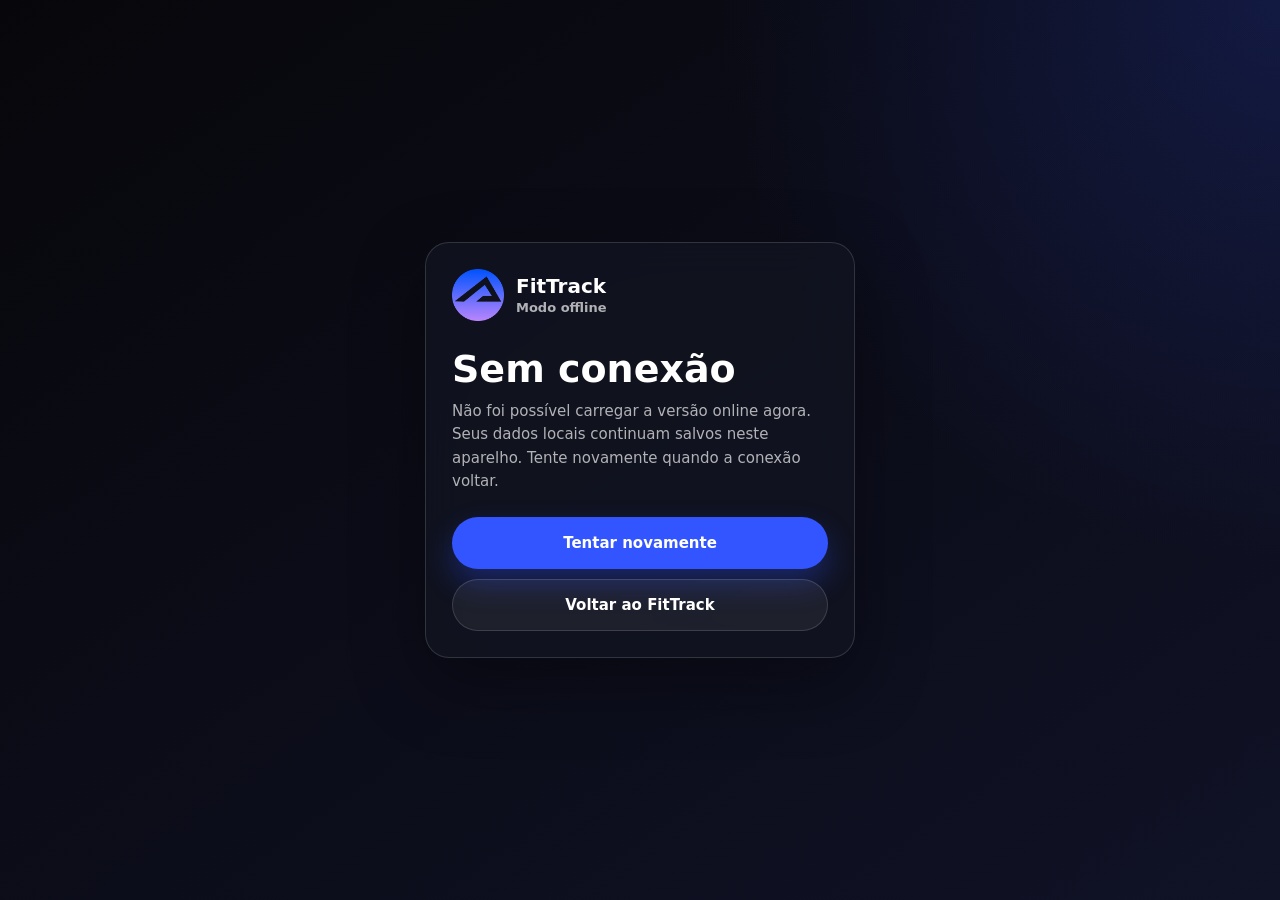
<file: offline.html>
<!DOCTYPE html>
<html lang="pt-BR">
<head>
<meta charset="UTF-8">
<meta name="viewport" content="width=device-width, initial-scale=1.0, viewport-fit=cover">
<title>FitTrack — Sem conexão</title>
<meta name="theme-color" content="#0A0A0E">
<link rel="icon" href="favicon.ico" sizes="any">
<link rel="icon" href="icons/icon-192.png" type="image/png">
<style>
:root{
  color-scheme:dark;
  --bg:#0a0a0e;
  --panel:rgba(18,20,32,.82);
  --border:rgba(255,255,255,.14);
  --text:#fff;
  --muted:rgba(255,255,255,.68);
  --accent:#3355ff;
}
*{box-sizing:border-box;}
html,body{height:100%;}
body{
  margin:0;
  min-height:100%;
  display:flex;
  align-items:center;
  justify-content:center;
  padding:calc(24px + env(safe-area-inset-top)) 18px calc(24px + env(safe-area-inset-bottom));
  background:
    radial-gradient(circle at top right, rgba(51,85,255,.18), transparent 36%),
    linear-gradient(145deg, #07070b 0%, #101226 100%);
  color:var(--text);
  font-family:Poppins, system-ui, -apple-system, BlinkMacSystemFont, "Segoe UI", sans-serif;
}
.offline-card{
  width:100%;
  max-width:430px;
  padding:26px;
  border:1px solid var(--border);
  border-radius:24px;
  background:var(--panel);
  box-shadow:0 24px 70px rgba(0,0,0,.38);
  backdrop-filter:blur(18px) saturate(1.25);
  -webkit-backdrop-filter:blur(18px) saturate(1.25);
}
.brand{
  display:flex;
  align-items:center;
  gap:12px;
  margin-bottom:28px;
}
.brand img{
  width:52px;
  height:52px;
  border-radius:16px;
}
.brand strong{
  display:block;
  font-size:20px;
  line-height:1.1;
}
.brand span{
  display:block;
  margin-top:3px;
  color:var(--muted);
  font-size:13px;
  font-weight:700;
}
h1{
  margin:0 0 10px;
  font-size:clamp(28px, 8vw, 38px);
  line-height:1.08;
  letter-spacing:0;
}
p{
  margin:0;
  color:var(--muted);
  font-size:15px;
  line-height:1.55;
}
.actions{
  display:grid;
  gap:10px;
  margin-top:24px;
}
button,a{
  min-height:52px;
  display:flex;
  align-items:center;
  justify-content:center;
  padding:0 18px;
  border-radius:999px;
  font:800 15px/1 Poppins, system-ui, sans-serif;
  text-decoration:none;
}
button{
  border:0;
  background:var(--accent);
  color:#fff;
  box-shadow:0 14px 30px rgba(51,85,255,.32);
}
a{
  border:1px solid var(--border);
  color:#fff;
  background:rgba(255,255,255,.06);
}
</style>
</head>
<body>
<main class="offline-card">
  <div class="brand">
    <img src="icons/icon-192.png" alt="">
    <div>
      <strong>FitTrack</strong>
      <span>Modo offline</span>
    </div>
  </div>
  <h1>Sem conexão</h1>
  <p>Não foi possível carregar a versão online agora. Seus dados locais continuam salvos neste aparelho. Tente novamente quando a conexão voltar.</p>
  <div class="actions">
    <button type="button" onclick="window.location.reload()">Tentar novamente</button>
    <a href="./">Voltar ao FitTrack</a>
  </div>
</main>
</body>
</html>
</file>
